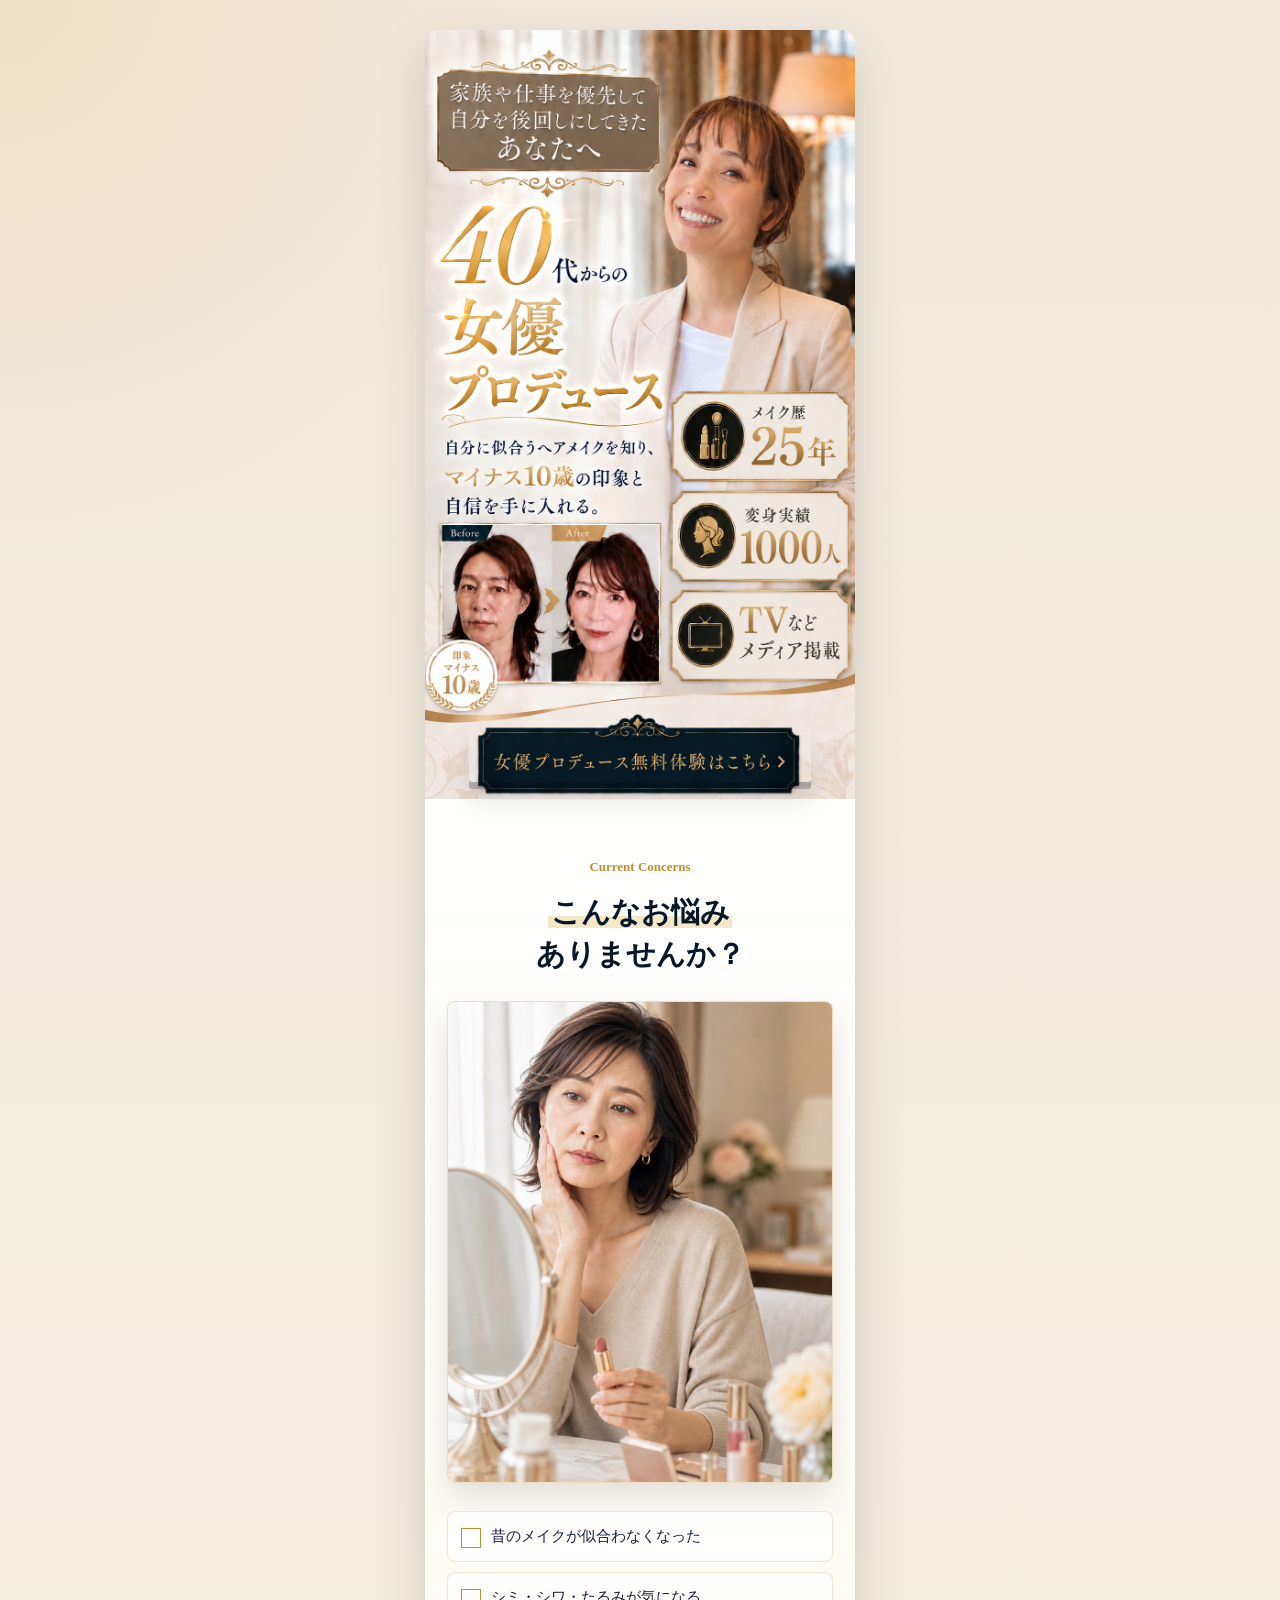
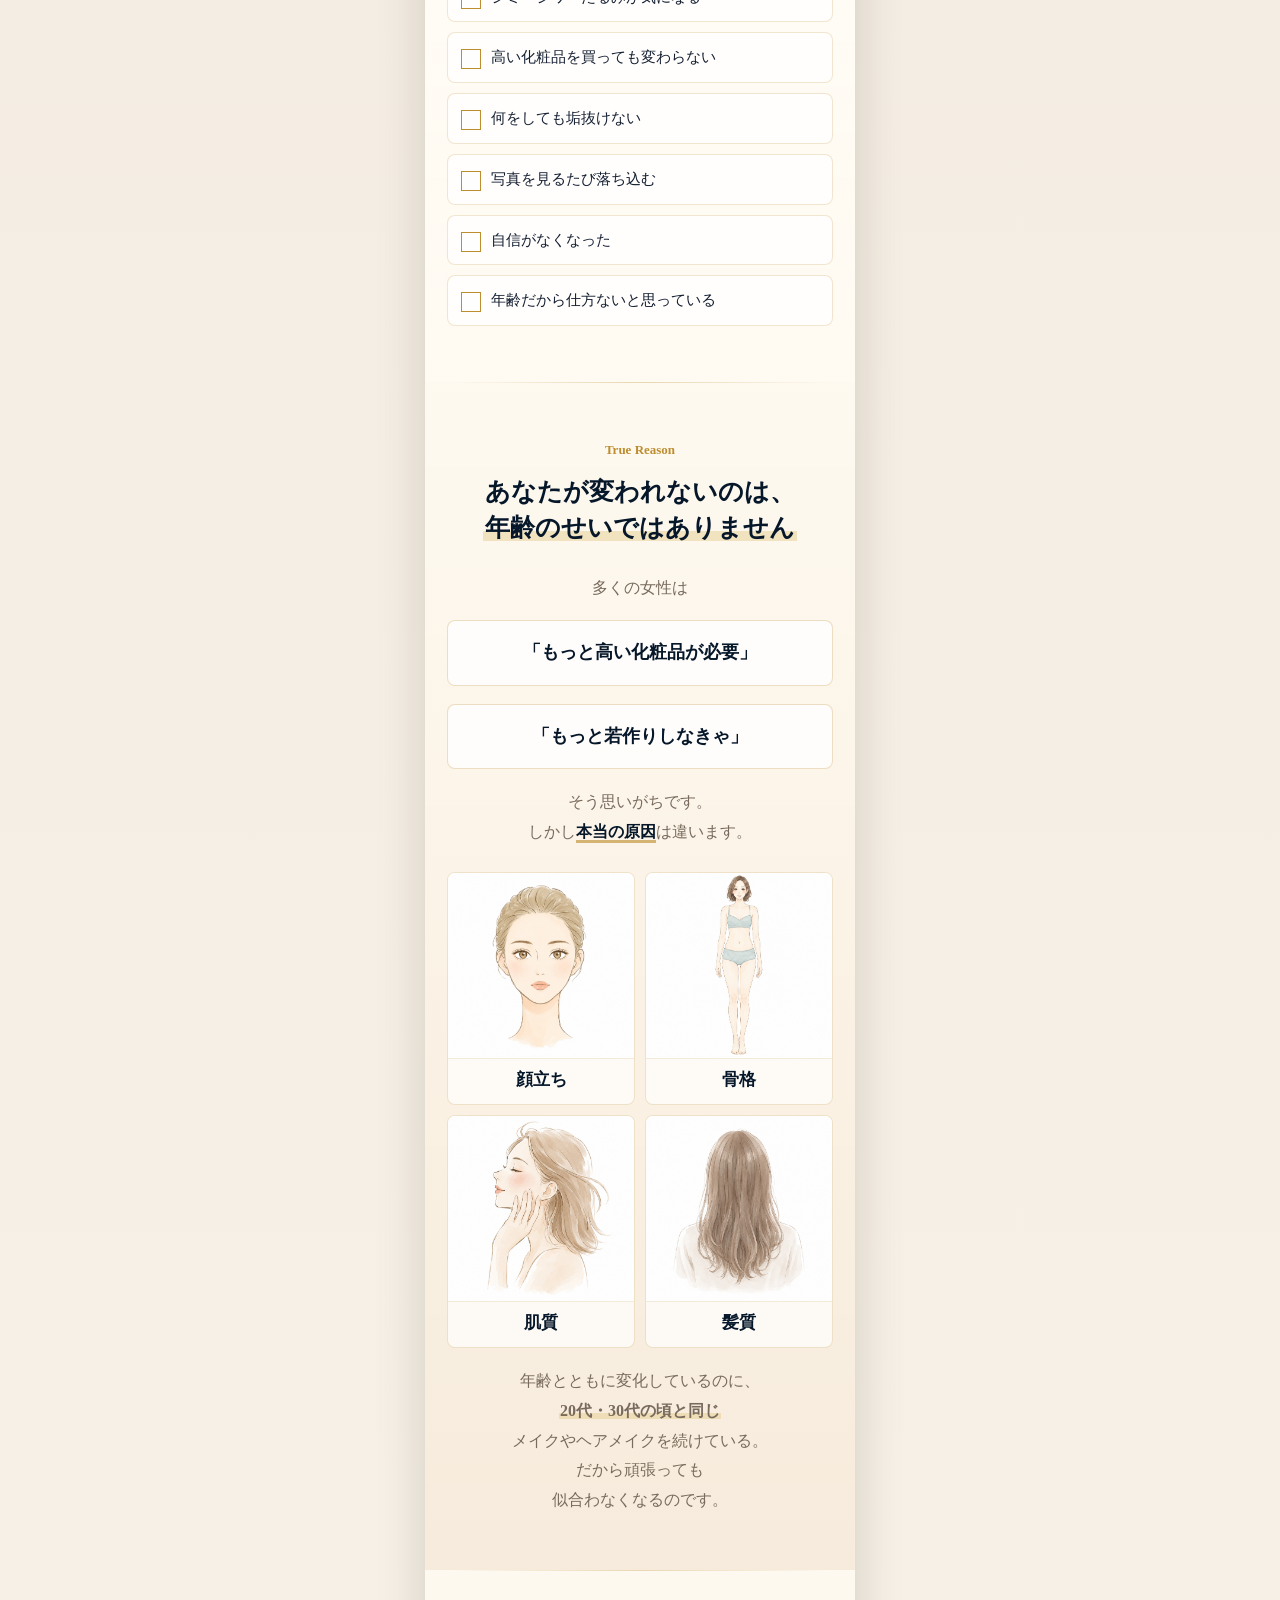
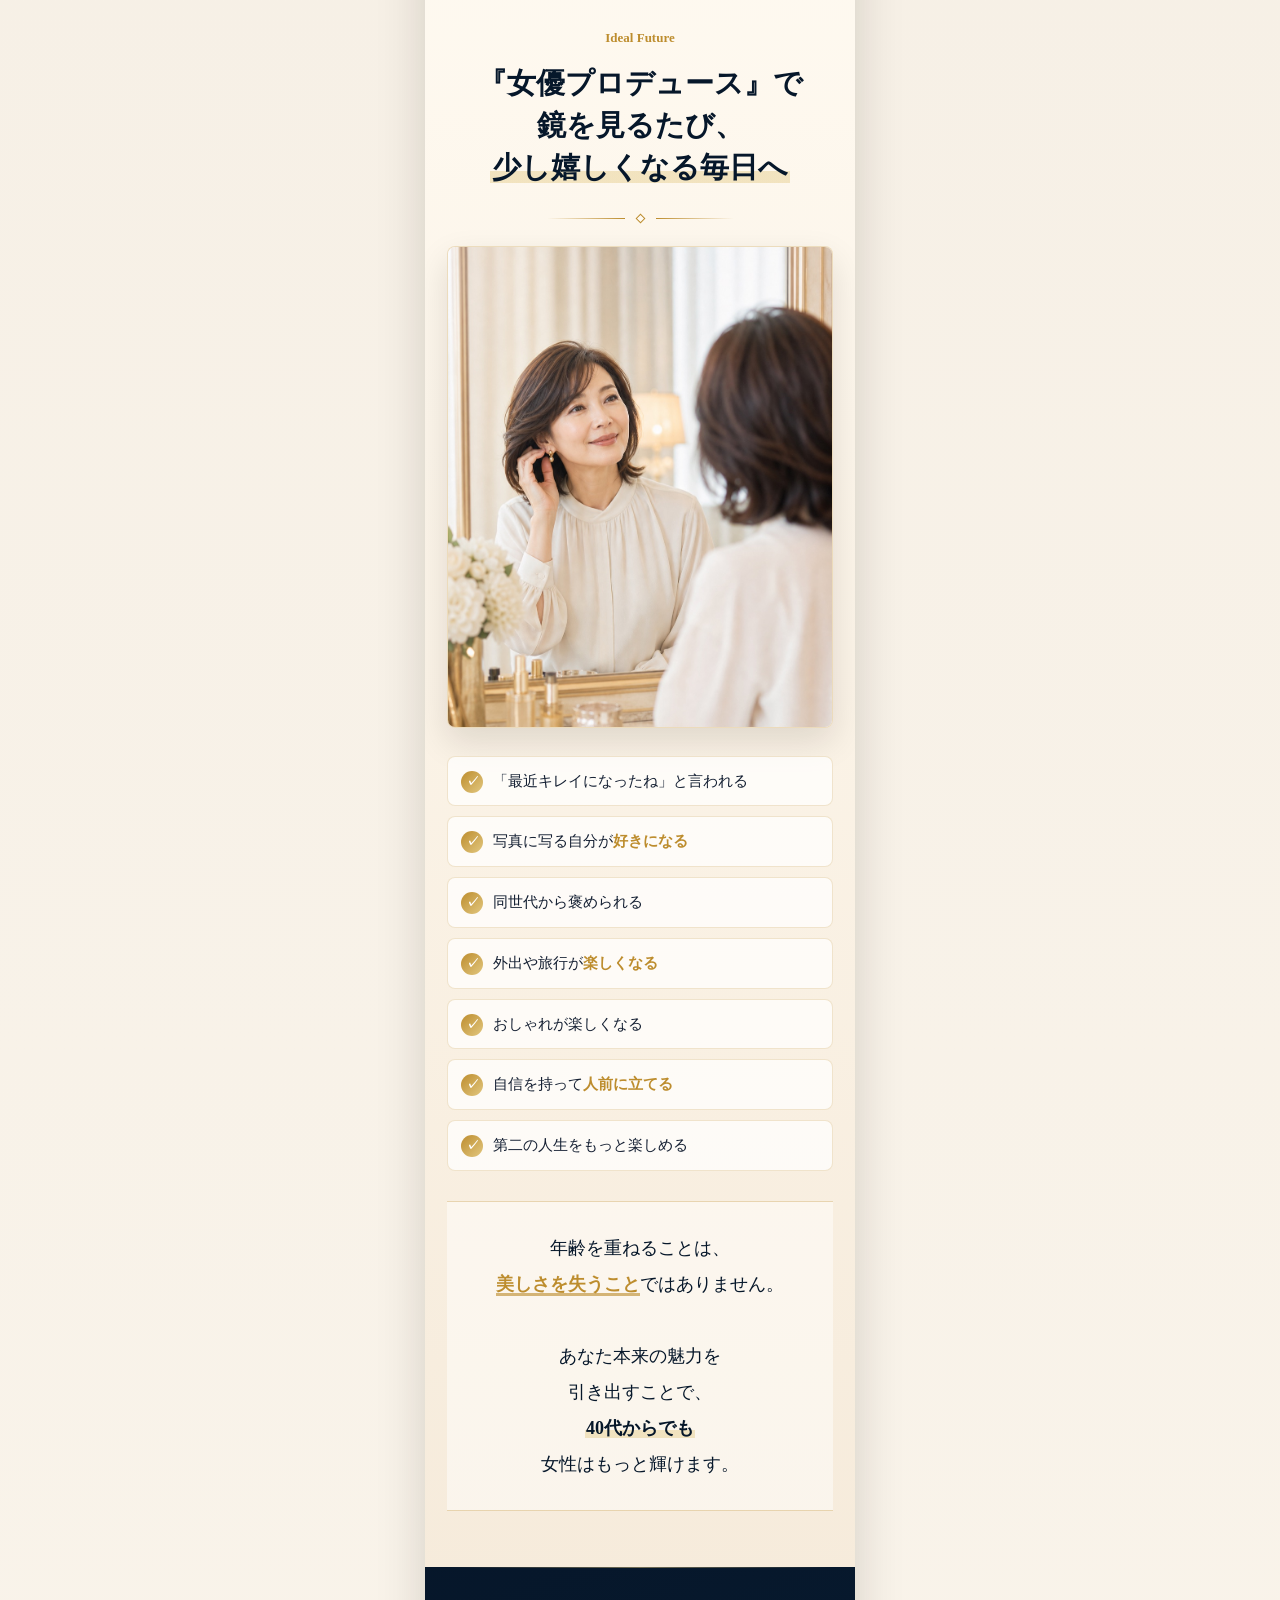
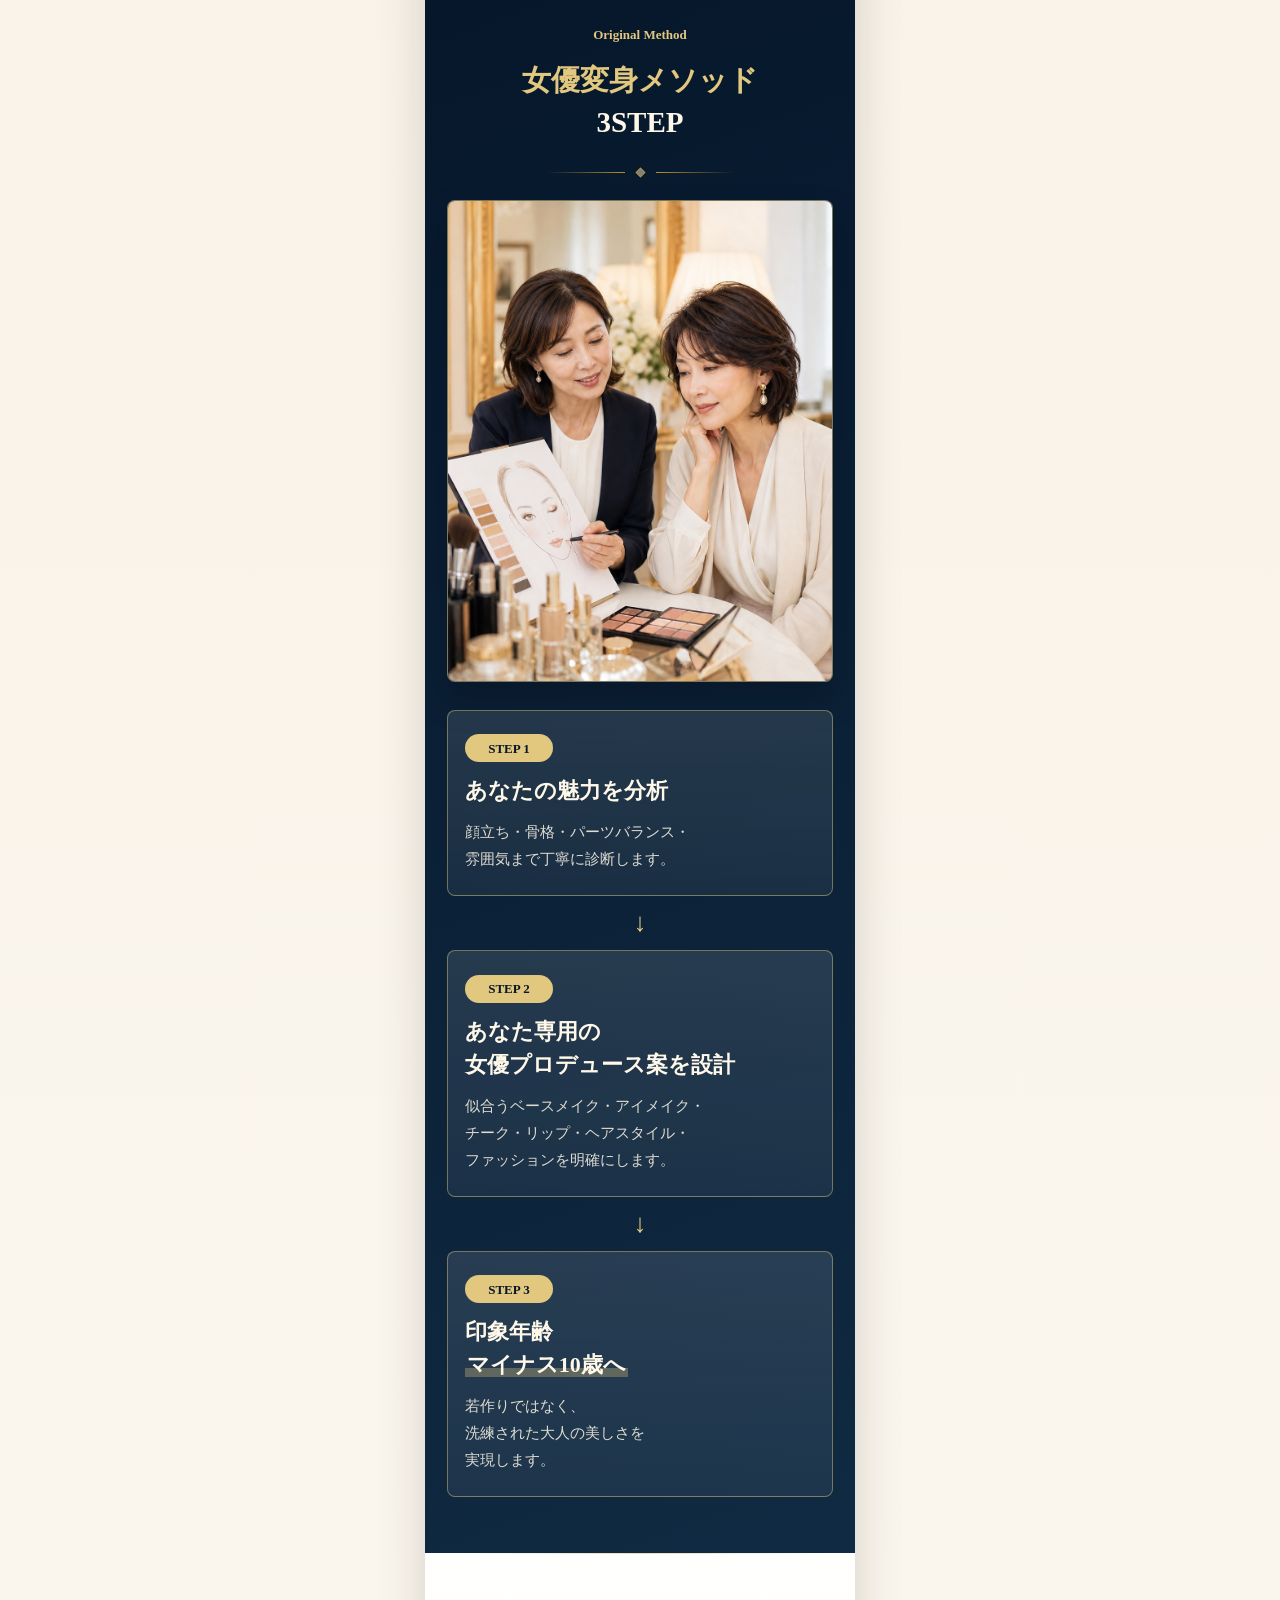
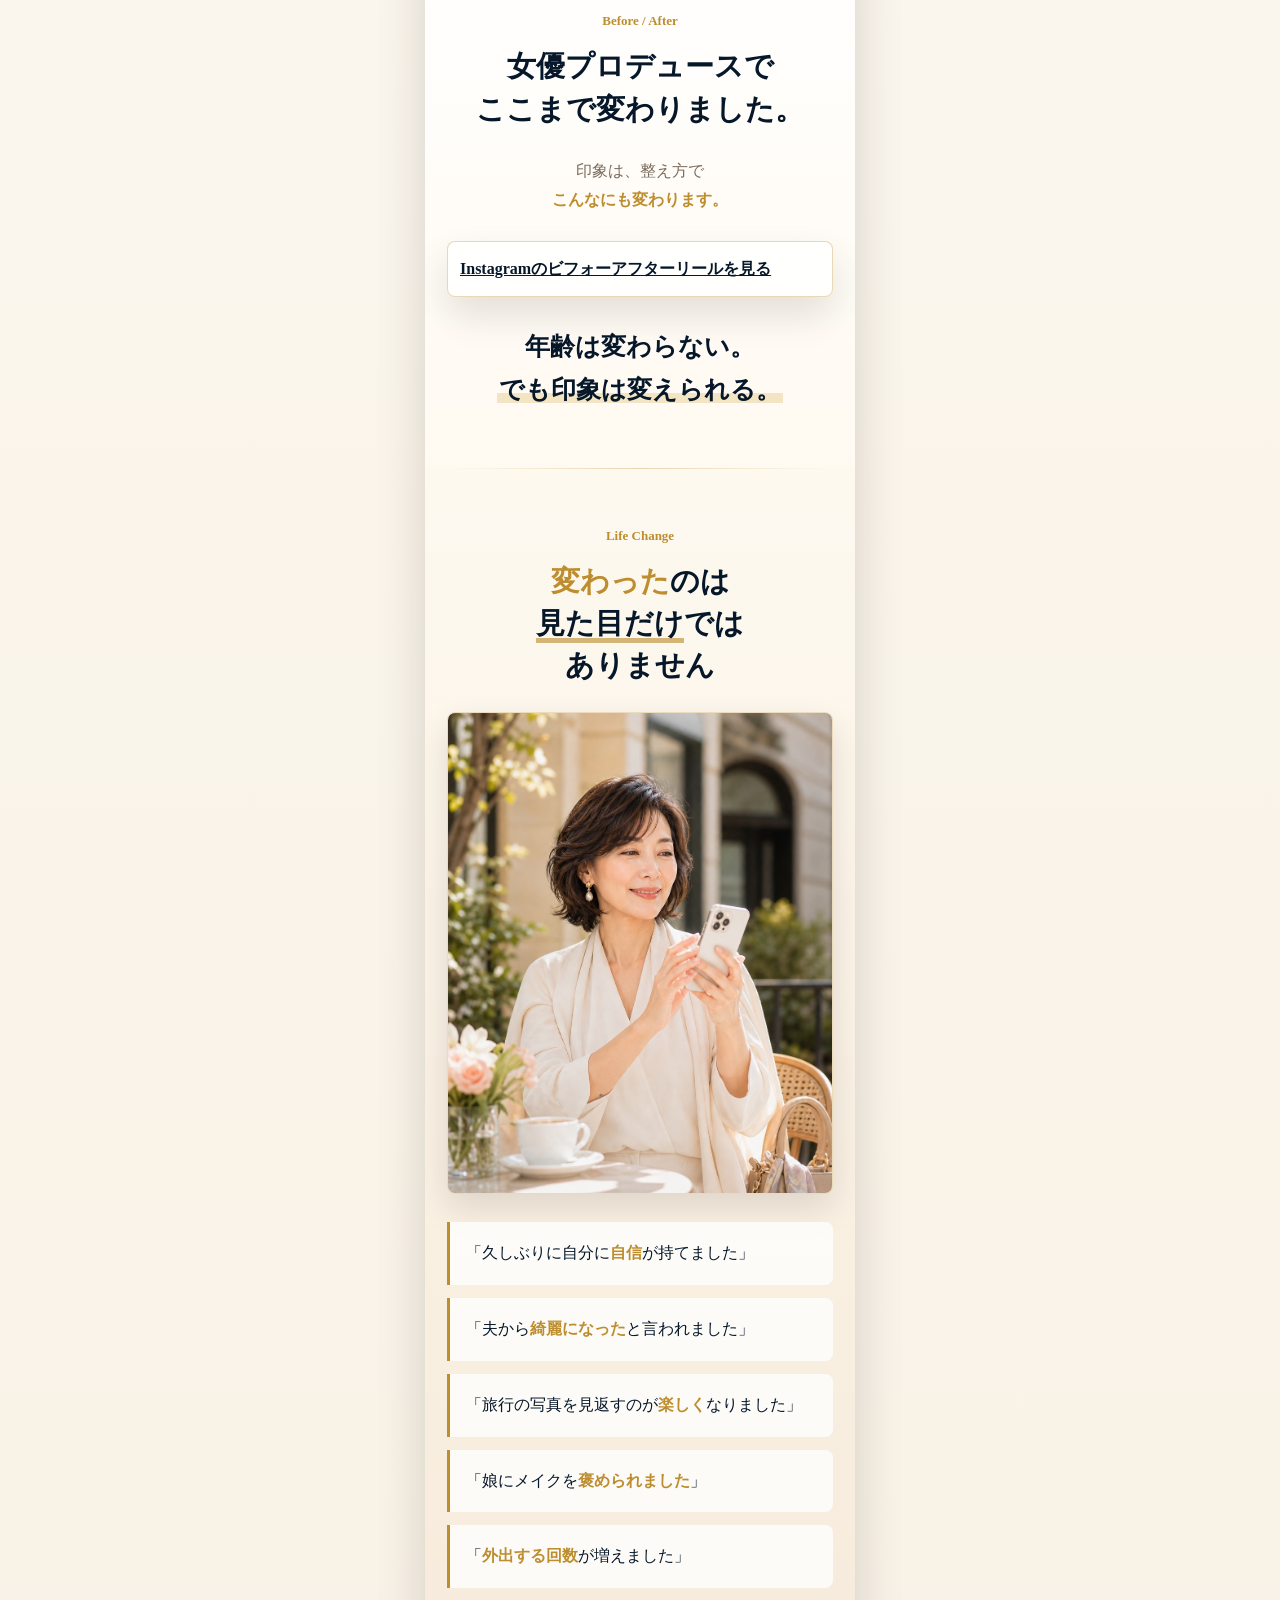
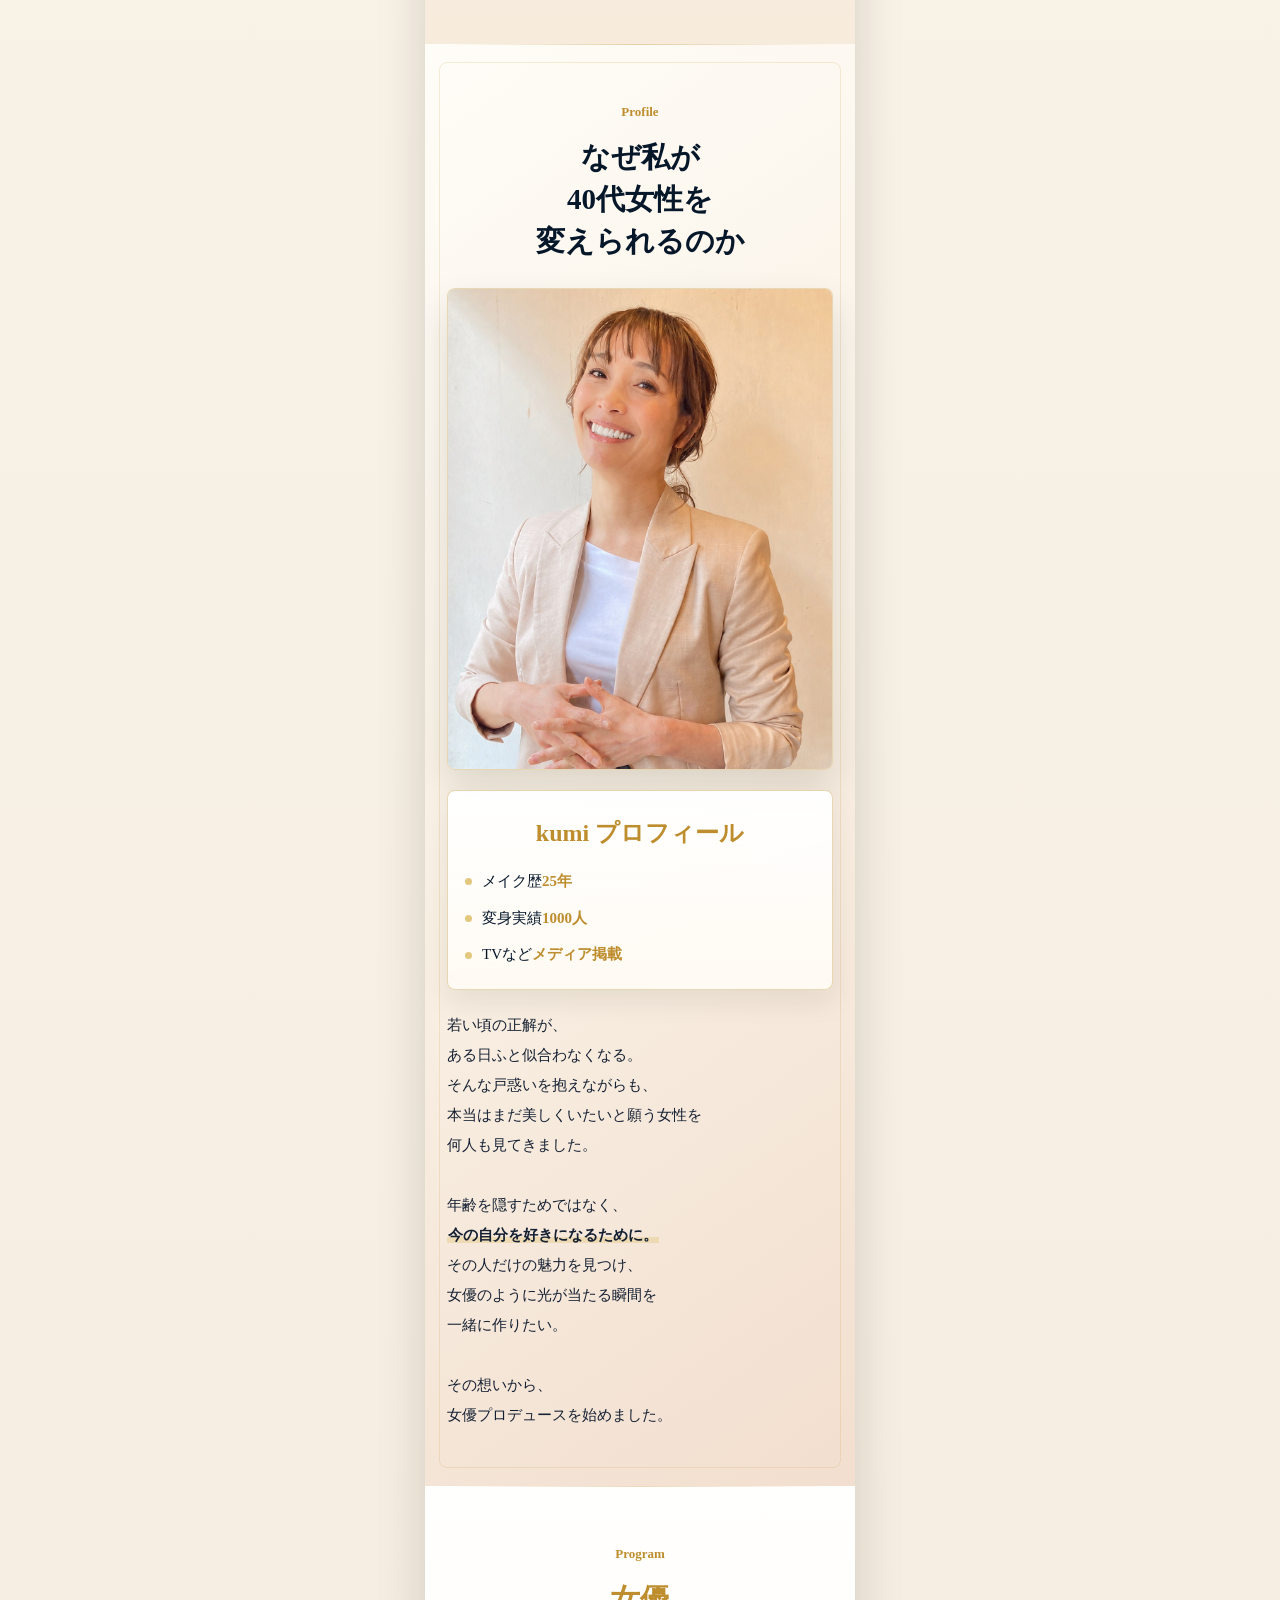
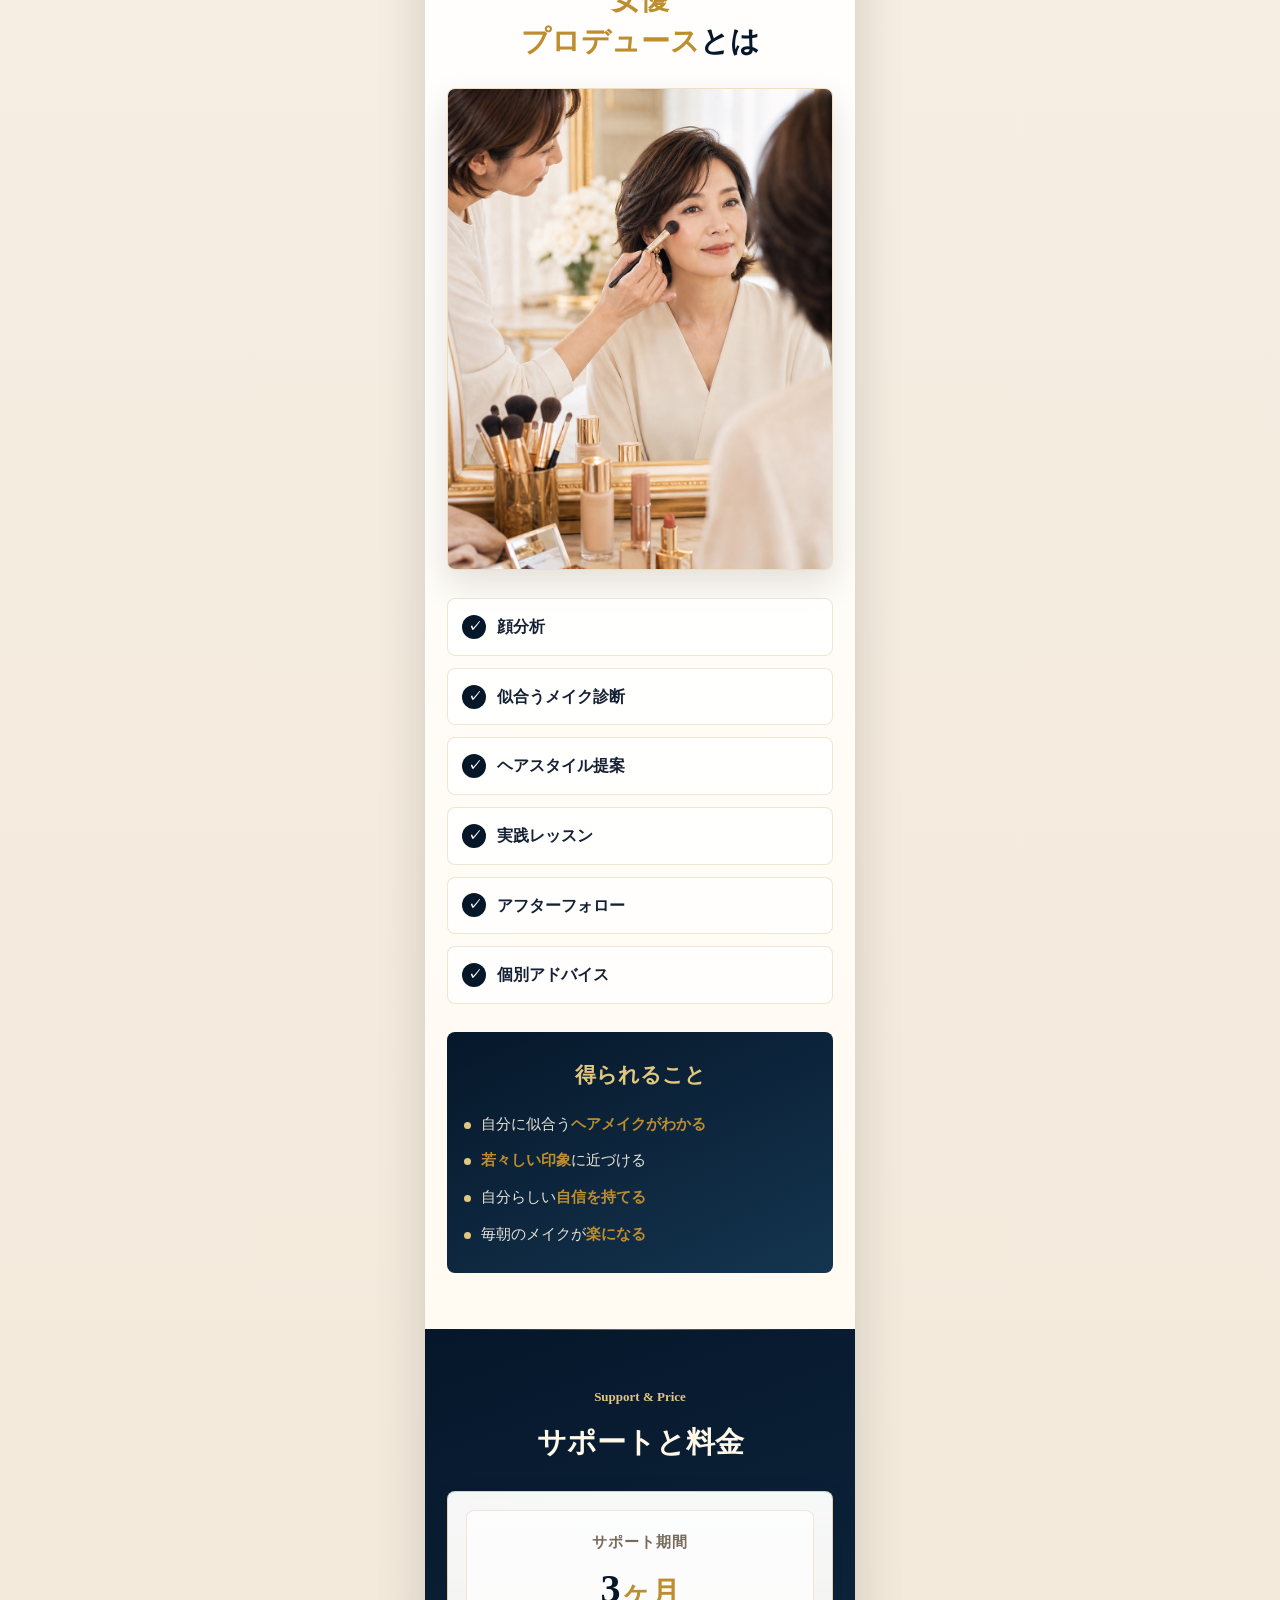
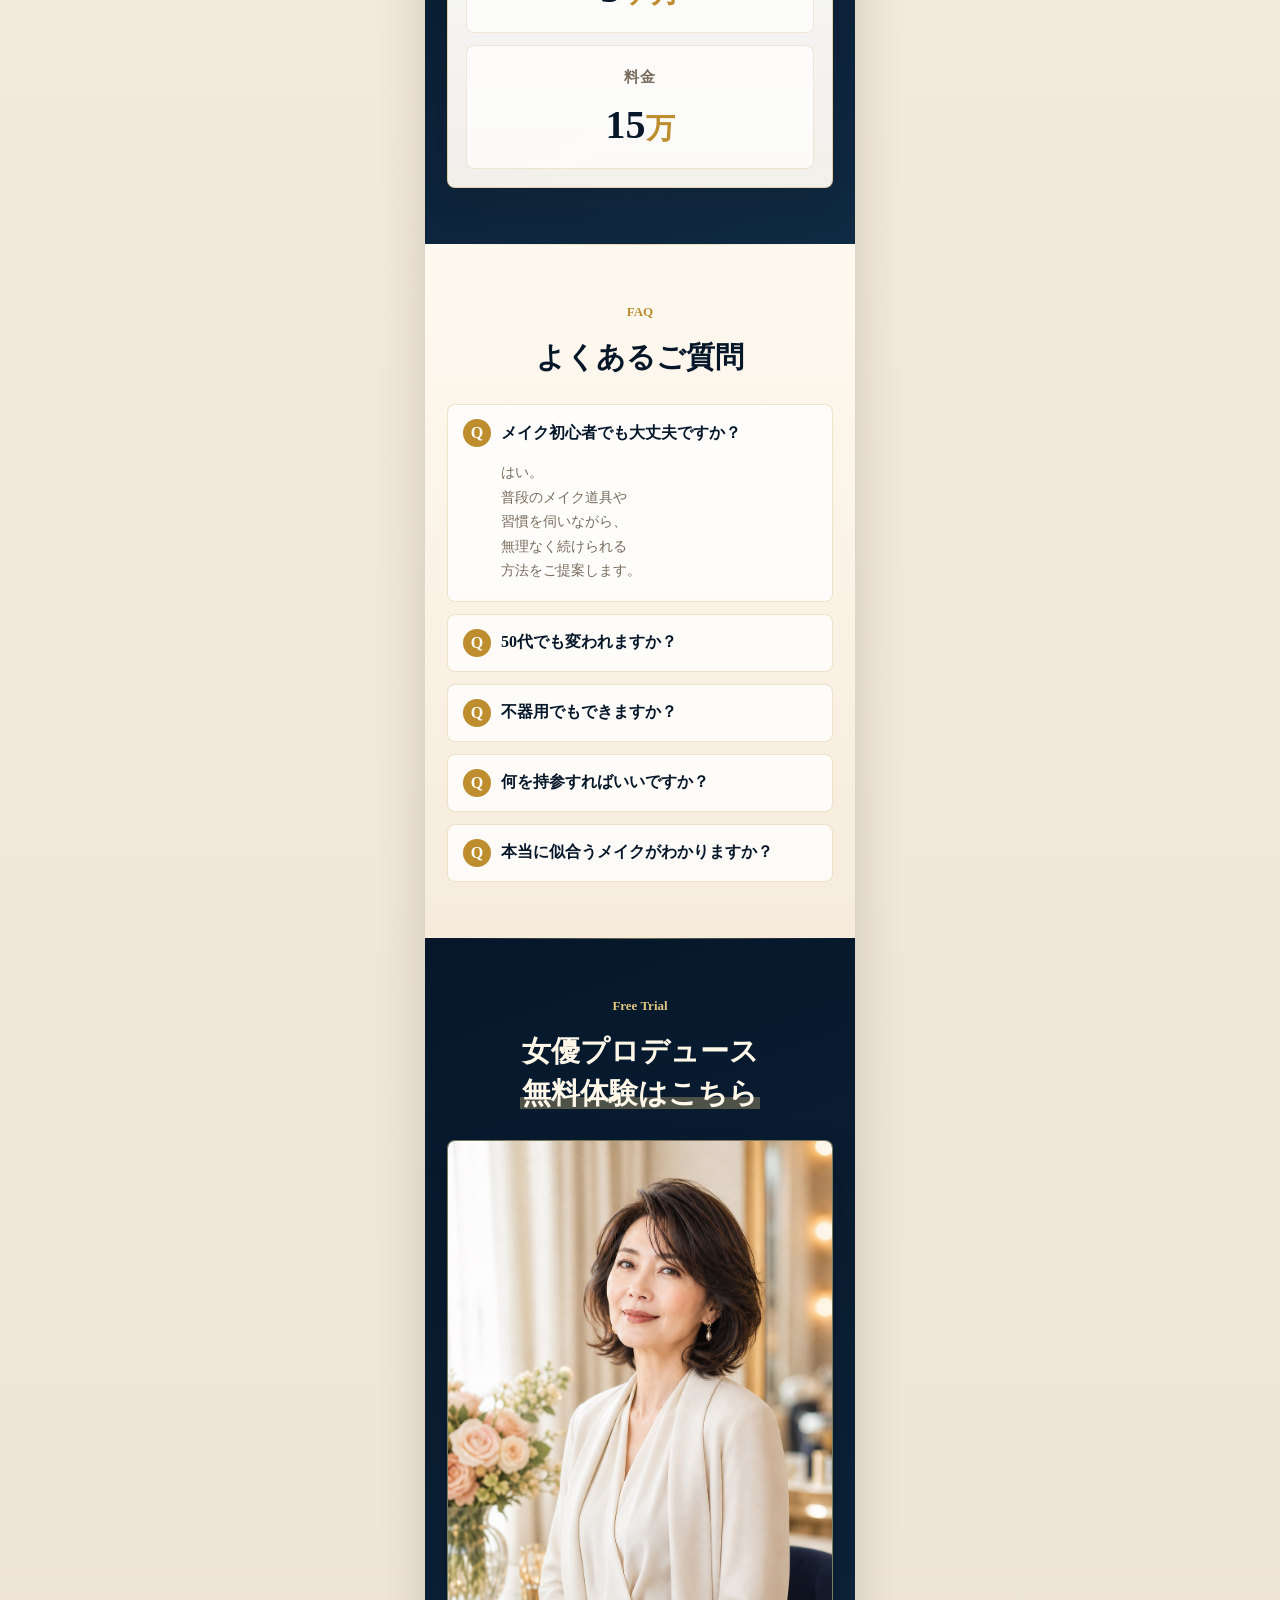
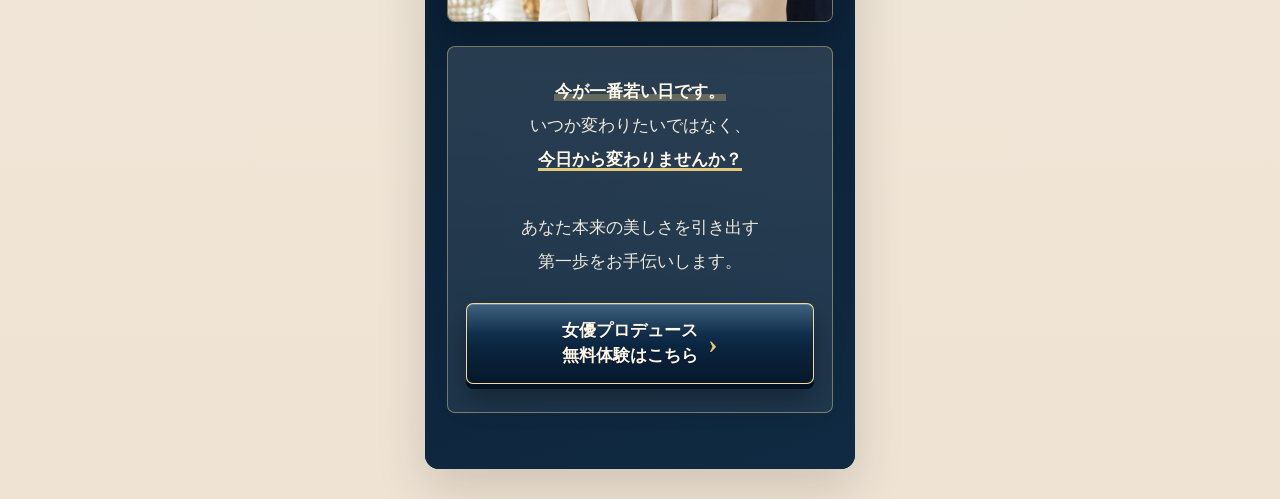
<file: index.html>
<!doctype html>
<html lang="ja">
<head>
  <meta charset="utf-8">
  <meta name="viewport" content="width=device-width, initial-scale=1">
  <title>40代からの女優プロデュース</title>
  <meta name="description" content="年齢を重ねたからこそ、もっと美しく輝ける。40代からの女優プロデュース無料体験LPです。">
  <meta property="og:title" content="40代からの女優プロデュース">
  <meta property="og:description" content="自分に似合うヘアメイクを知り、マイナス10歳の印象と自信を手に入れる無料体験。">
  <meta property="og:image" content="assets/fv.jpg">
  <style>
    :root {
      --ivory: #fffaf1;
      --pearl: #f8efe2;
      --paper: #fffdf8;
      --navy: #06172a;
      --navy-soft: #102b43;
      --gold: #bd8d2e;
      --gold-light: #e2c77f;
      --rose: #c78c78;
      --ink: #152033;
      --muted: #786b5d;
      --line: rgba(189, 141, 46, 0.32);
      --shadow: 0 18px 50px rgba(27, 20, 11, 0.16);
    }
    * {
      box-sizing: border-box;
    }

    html {
      scroll-behavior: smooth;
    }

    body {
      margin: 0;
      color: var(--ink);
      background:
        radial-gradient(circle at top left, rgba(226, 199, 127, 0.28), transparent 34rem),
        linear-gradient(180deg, #f2eadf 0%, #fbf6ed 48%, #efe4d4 100%);
      font-family: "Hiragino Mincho ProN", "Yu Mincho", YuMincho, "Noto Serif JP", serif;
      letter-spacing: 0;
      line-height: 1.85;
      word-break: keep-all;
      overflow-wrap: normal;
      -webkit-font-smoothing: antialiased;
      text-rendering: optimizeLegibility;
    }

    img {
      display: block;
      max-width: 100%;
    }

    a {
      color: inherit;
    }

    button,
    input,
    select {
      font: inherit;
    }

    .site {
      width: 100%;
      max-width: 430px;
      margin: 0 auto;
      background: var(--paper);
      box-shadow: var(--shadow);
      overflow: hidden;
      position: relative;
    }

    .hero {
      margin: 0;
      background: #f7efe4;
      position: relative;
    }

    .hero img {
      width: 100%;
      height: auto;
    }

    .hero-cta-hotspot {
      position: absolute;
      z-index: 5;
      display: block;
      left: 9%;
      right: 9%;
      bottom: 1.2%;
      height: 9.5%;
      border: 0;
      border-radius: 4px;
      background: transparent;
      cursor: pointer;
      pointer-events: auto;
      touch-action: manipulation;
      -webkit-tap-highlight-color: transparent;
      transform: translateY(0);
      transition: transform 0.16s ease, filter 0.16s ease;
    }

    .hero-cta-hotspot::before {
      content: "";
      position: absolute;
      inset: 8% 1.5% 10%;
      border-radius: 3px;
      box-shadow:
        0 7px 0 rgba(2, 16, 32, 0.44),
        0 18px 26px rgba(0, 0, 0, 0.22);
      opacity: 0.55;
      transition: box-shadow 0.16s ease, opacity 0.16s ease, transform 0.16s ease;
    }

    .hero-cta-hotspot::after {
      content: "";
      position: absolute;
      inset: 12% 3% 15%;
      border-radius: 3px;
      background: linear-gradient(180deg, rgba(255, 255, 255, 0.13), transparent 42%);
      opacity: 0;
      pointer-events: none;
      transition: opacity 0.16s ease;
    }

    .hero-cta-hotspot:hover,
    .hero-cta-hotspot:focus-visible {
      transform: translateY(-2px);
      filter: brightness(1.04);
      outline: none;
    }

    .hero-cta-hotspot:hover::before,
    .hero-cta-hotspot:focus-visible::before {
      box-shadow:
        0 9px 0 rgba(2, 16, 32, 0.48),
        0 22px 30px rgba(0, 0, 0, 0.28);
      opacity: 0.68;
    }

    .hero-cta-hotspot:hover::after,
    .hero-cta-hotspot:focus-visible::after {
      opacity: 0.38;
    }

    .hero-cta-hotspot:active {
      transform: translateY(4px);
      filter: brightness(0.98);
    }

    .hero-cta-hotspot:active::before {
      box-shadow:
        0 1px 0 rgba(2, 16, 32, 0.48),
        0 8px 16px rgba(0, 0, 0, 0.18);
      opacity: 0.46;
    }

    .section {
      position: relative;
      padding: 56px 22px;
      isolation: isolate;
    }

    .section::before {
      content: "";
      position: absolute;
      inset: 0 22px auto;
      height: 1px;
      background: linear-gradient(90deg, transparent, var(--line), transparent);
    }

    .section:first-of-type::before {
      display: none;
    }

    .section--pearl {
      background:
        linear-gradient(180deg, rgba(255, 250, 241, 0.92), rgba(246, 235, 219, 0.95)),
        var(--pearl);
    }

    .section--white {
      background:
        linear-gradient(180deg, rgba(255, 255, 255, 0.84), rgba(255, 250, 241, 0.94)),
        var(--paper);
    }

    .section--navy {
      color: #fff8e9;
      background:
        linear-gradient(160deg, rgba(6, 23, 42, 0.98), rgba(16, 43, 67, 0.98)),
        var(--navy);
    }

    .section--navy::before {
      background: linear-gradient(90deg, transparent, rgba(226, 199, 127, 0.48), transparent);
    }

    .section--profile {
      color: var(--navy);
      background:
        linear-gradient(145deg, rgba(255, 253, 248, 0.97), rgba(248, 239, 226, 0.94) 52%, rgba(241, 220, 204, 0.92)),
        var(--ivory);
    }

    .section--profile::before {
      background: linear-gradient(90deg, transparent, rgba(189, 141, 46, 0.4), transparent);
    }

    .section--profile::after {
      content: "";
      position: absolute;
      inset: 18px 14px 18px;
      z-index: 0;
      border: 1px solid rgba(189, 141, 46, 0.16);
      border-radius: 8px;
      pointer-events: none;
    }

    .section--profile > * {
      position: relative;
      z-index: 1;
    }

    .section--profile .eyebrow {
      color: var(--gold);
    }

    .section--profile .title {
      color: var(--navy);
    }

    .eyebrow {
      margin: 0 0 12px;
      color: var(--gold);
      font-size: 13px;
      font-weight: 700;
      text-align: center;
    }

    .section--navy .eyebrow {
      color: var(--gold-light);
    }

    .title {
      margin: 0 auto 26px;
      color: var(--navy);
      font-size: 29px;
      font-weight: 700;
      line-height: 1.45;
      text-align: center;
    }

    .section--navy .title {
      color: #fff8e9;
    }

    .title-small {
      font-size: 25px;
    }

    .phrase,
    .line {
      display: inline-block;
    }

    .line {
      display: block;
    }

    .accent {
      color: var(--gold);
      font-weight: 700;
    }

    .section--navy .accent {
      color: var(--gold-light);
    }

    .marker {
      padding: 0 0.08em;
      background: linear-gradient(transparent 62%, rgba(226, 199, 127, 0.42) 0);
      font-weight: 700;
    }

    .section--navy .marker {
      color: #fff8e9;
      background: linear-gradient(transparent 62%, rgba(226, 199, 127, 0.32) 0);
    }

    .underline {
      color: var(--navy);
      font-weight: 700;
      text-decoration: underline;
      text-decoration-color: rgba(189, 141, 46, 0.62);
      text-decoration-thickness: 0.16em;
      text-underline-offset: 0.18em;
      text-decoration-skip-ink: none;
    }

    .section--navy .underline {
      color: #fff8e9;
      text-decoration-color: var(--gold-light);
    }

    .ornament {
      display: flex;
      align-items: center;
      justify-content: center;
      gap: 12px;
      margin: 0 auto 24px;
      color: var(--gold);
    }

    .ornament::before,
    .ornament::after {
      content: "";
      width: 78px;
      height: 1px;
      background: linear-gradient(90deg, transparent, currentColor);
    }

    .ornament::after {
      background: linear-gradient(90deg, currentColor, transparent);
    }

    .ornament span {
      width: 7px;
      height: 7px;
      border: 1px solid currentColor;
      transform: rotate(45deg);
      background: rgba(255, 255, 255, 0.45);
    }

    .lead {
      margin: 0 auto;
      color: var(--muted);
      font-size: 16px;
      text-align: center;
    }

    .section--navy .lead {
      color: rgba(255, 248, 233, 0.82);
    }

    .section-visual {
      margin: 0 0 28px;
      border: 1px solid rgba(189, 141, 46, 0.28);
      border-radius: 8px;
      background: rgba(255, 255, 255, 0.48);
      box-shadow: 0 14px 34px rgba(27, 20, 11, 0.12);
      overflow: hidden;
    }

    .section--navy .section-visual {
      border-color: rgba(226, 199, 127, 0.5);
      background: rgba(255, 255, 255, 0.06);
      box-shadow: 0 18px 34px rgba(0, 0, 0, 0.22);
    }

    .section-visual img {
      width: 100%;
      aspect-ratio: 4 / 5;
      object-fit: cover;
    }

    .section-visual--future img {
      object-position: center 42%;
    }

    .section-visual--concerns img {
      object-position: center 46%;
    }

    .section-visual--method img,
    .section-visual--lesson img {
      object-position: center 48%;
    }

    .section-visual--life img {
      object-position: center 45%;
    }

    .section-visual--final {
      margin-bottom: 24px;
    }

    .section-visual--final img {
      object-position: center 43%;
    }

    .future-list,
    .worry-list,
    .check-list {
      display: grid;
      gap: 10px;
      margin: 0;
      padding: 0;
      list-style: none;
    }

    .future-list {
      margin-bottom: 30px;
    }

    .future-list li,
    .worry-list li,
    .check-list li {
      display: flex;
      align-items: flex-start;
      gap: 10px;
      min-height: 44px;
      padding: 12px 13px;
      border: 1px solid rgba(189, 141, 46, 0.22);
      border-radius: 8px;
      background: rgba(255, 255, 255, 0.72);
      color: var(--ink);
      font-size: 15px;
      line-height: 1.65;
    }

    .future-list li::before,
    .check-list li::before {
      content: "✓";
      flex: 0 0 22px;
      width: 22px;
      height: 22px;
      margin-top: 2px;
      border-radius: 50%;
      color: #fff;
      background: linear-gradient(135deg, var(--gold), var(--gold-light));
      font-size: 13px;
      font-weight: 700;
      line-height: 22px;
      text-align: center;
    }

    .worry-list li::before {
      content: "";
      flex: 0 0 18px;
      width: 18px;
      height: 18px;
      margin-top: 4px;
      border: 1.5px solid var(--gold);
      background: rgba(255, 255, 255, 0.72);
    }

    .message {
      margin: 30px 0 0;
      padding: 28px 18px;
      border-top: 1px solid var(--line);
      border-bottom: 1px solid var(--line);
      color: var(--navy);
      font-size: 18px;
      line-height: 2;
      text-align: center;
      background: rgba(255, 255, 255, 0.45);
    }

    .message strong {
      color: var(--gold);
      font-weight: 700;
    }

    .cause-copy {
      display: grid;
      gap: 18px;
      margin: 0;
      color: var(--ink);
      font-size: 16px;
      text-align: center;
    }

    .quote-line {
      margin: 0;
      padding: 16px 14px;
      border: 1px solid rgba(189, 141, 46, 0.28);
      border-radius: 8px;
      background: rgba(255, 255, 255, 0.78);
      color: var(--navy);
      font-size: 18px;
      font-weight: 700;
      line-height: 1.75;
    }

    .mini-list {
      display: grid;
      grid-template-columns: repeat(2, minmax(0, 1fr));
      gap: 10px;
      margin: 8px 0 0;
      padding: 0;
      list-style: none;
    }

    .mini-list li {
      display: grid;
      min-height: 0;
      padding: 0;
      border: 1px solid rgba(189, 141, 46, 0.24);
      border-radius: 8px;
      background: rgba(255, 255, 255, 0.7);
      color: var(--navy);
      font-weight: 700;
      text-align: center;
      overflow: hidden;
    }

    .mini-list img {
      width: 100%;
      aspect-ratio: 1 / 1;
      object-fit: cover;
      background: #fff;
      border-bottom: 1px solid rgba(189, 141, 46, 0.18);
    }

    .mini-list span {
      display: block;
      padding: 10px 8px 12px;
      font-size: 17px;
      line-height: 1.35;
    }

    .step-stack {
      display: grid;
      gap: 14px;
    }

    .step-card {
      position: relative;
      padding: 22px 17px;
      border: 1px solid rgba(226, 199, 127, 0.45);
      border-radius: 8px;
      background:
        linear-gradient(180deg, rgba(255, 255, 255, 0.08), rgba(255, 255, 255, 0.02)),
        rgba(255, 255, 255, 0.04);
    }

    .step-number {
      display: inline-flex;
      align-items: center;
      justify-content: center;
      min-width: 88px;
      height: 28px;
      margin-bottom: 12px;
      border: 1px solid rgba(226, 199, 127, 0.7);
      border-radius: 999px;
      color: var(--navy);
      background: var(--gold-light);
      font-size: 13px;
      font-weight: 700;
      line-height: 1;
    }

    .step-card h3 {
      margin: 0 0 12px;
      color: #fff8e9;
      font-size: 22px;
      line-height: 1.5;
    }

    .step-card p {
      margin: 0;
      color: rgba(255, 248, 233, 0.86);
      font-size: 15px;
      line-height: 1.8;
    }

    .step-arrow {
      color: var(--gold-light);
      font-size: 26px;
      line-height: 1;
      text-align: center;
    }

    .case-grid {
      display: grid;
      gap: 14px;
      margin-top: 26px;
    }

    .instagram-reel {
      width: min(100%, 520px);
      margin: 26px auto 0;
      padding: clamp(8px, 1.8vw, 12px);
      border: 1px solid rgba(189, 141, 46, 0.34);
      border-radius: 8px;
      background: rgba(255, 255, 255, 0.76);
      box-shadow: 0 18px 38px rgba(27, 20, 11, 0.12);
    }

    .instagram-reel .instagram-media {
      min-width: 0 !important;
      width: 100% !important;
      max-width: 100% !important;
      margin: 0 auto !important;
    }

    .instagram-reel a {
      color: var(--navy);
      font-weight: 700;
      line-height: 1.8;
    }

    .case-card {
      border: 1px solid rgba(189, 141, 46, 0.32);
      border-radius: 8px;
      background: rgba(255, 255, 255, 0.76);
      overflow: hidden;
    }

    .case-head {
      display: flex;
      align-items: center;
      justify-content: space-between;
      min-height: 38px;
      padding: 8px 12px;
      color: #fff8e9;
      background: linear-gradient(90deg, var(--navy), var(--navy-soft));
      font-size: 13px;
      font-weight: 700;
    }

    .ba-row {
      display: grid;
      grid-template-columns: minmax(0, 1fr) 32px minmax(0, 1fr);
      gap: 0;
      align-items: stretch;
      min-height: 132px;
    }

    .photo-slot {
      position: relative;
      display: grid;
      place-items: center;
      padding: 16px 8px 12px;
      overflow: hidden;
      color: rgba(21, 32, 51, 0.62);
      background:
        linear-gradient(145deg, rgba(255, 255, 255, 0.78), rgba(242, 229, 210, 0.82)),
        var(--pearl);
    }

    .photo-slot::before {
      content: "";
      width: 62px;
      height: 62px;
      border-radius: 50%;
      border: 1px solid rgba(189, 141, 46, 0.24);
      background:
        radial-gradient(circle at 50% 28%, rgba(189, 141, 46, 0.22) 0 18%, transparent 19%),
        radial-gradient(circle at 50% 92%, rgba(189, 141, 46, 0.18) 0 45%, transparent 46%);
    }

    .photo-slot.after {
      background:
        linear-gradient(145deg, rgba(255, 251, 239, 0.92), rgba(226, 199, 127, 0.28)),
        var(--ivory);
    }

    .photo-label {
      position: absolute;
      inset: 8px auto auto 8px;
      padding: 3px 8px;
      color: #fff;
      background: var(--navy);
      font-size: 12px;
      line-height: 1.2;
    }

    .photo-slot.after .photo-label {
      background: var(--gold);
    }

    .ba-arrow {
      display: grid;
      place-items: center;
      color: var(--gold);
      background: rgba(189, 141, 46, 0.08);
      font-size: 22px;
      font-weight: 700;
    }

    .proof-copy {
      margin: 28px 0 0;
      color: var(--navy);
      font-size: 25px;
      font-weight: 700;
      line-height: 1.75;
      text-align: center;
    }

    .voice-list {
      display: grid;
      gap: 13px;
      margin: 0;
      padding: 0;
      list-style: none;
    }

    .voice-list li {
      padding: 17px 16px;
      border-left: 3px solid var(--gold);
      border-radius: 0 8px 8px 0;
      background: rgba(255, 255, 255, 0.78);
      color: var(--navy);
      font-size: 16px;
      line-height: 1.8;
    }

    .voice-list strong,
    .program-item strong,
    .benefit-box strong {
      color: var(--gold);
      font-weight: 700;
    }

    .profile {
      display: grid;
      gap: 20px;
    }

    .profile-photo {
      margin: 0;
      border: 1px solid rgba(189, 141, 46, 0.34);
      border-radius: 8px;
      background: rgba(255, 255, 255, 0.7);
      box-shadow: 0 18px 38px rgba(27, 20, 11, 0.13);
      overflow: hidden;
    }

    .profile-photo img {
      width: 100%;
      aspect-ratio: 4 / 5;
      object-fit: cover;
      object-position: center 28%;
    }

    .profile-box {
      padding: 20px 17px;
      border: 1px solid rgba(189, 141, 46, 0.34);
      border-radius: 8px;
      background:
        linear-gradient(180deg, rgba(255, 255, 255, 0.84), rgba(255, 250, 241, 0.72)),
        rgba(255, 255, 255, 0.76);
      box-shadow: 0 12px 28px rgba(27, 20, 11, 0.08);
    }

    .profile-name {
      margin: 0 0 12px;
      color: var(--gold);
      font-size: 24px;
      font-weight: 700;
      text-align: center;
    }

    .profile-list {
      display: grid;
      gap: 9px;
      margin: 0;
      padding: 0;
      list-style: none;
    }

    .profile-list li {
      display: flex;
      gap: 10px;
      align-items: center;
      color: var(--navy);
      font-size: 15px;
    }

    .profile-list li::before {
      content: "";
      flex: 0 0 7px;
      width: 7px;
      height: 7px;
      border-radius: 50%;
      background: var(--gold-light);
    }

    .story {
      margin: 0;
      color: var(--ink);
      font-size: 15px;
      line-height: 2;
      text-align: left;
    }

    .program-grid {
      display: grid;
      gap: 12px;
      margin-bottom: 28px;
    }

    .program-item {
      display: flex;
      align-items: center;
      gap: 11px;
      min-height: 54px;
      padding: 13px 14px;
      border: 1px solid rgba(189, 141, 46, 0.22);
      border-radius: 8px;
      background: rgba(255, 255, 255, 0.78);
      font-weight: 700;
    }

    .program-item::before {
      content: "✓";
      flex: 0 0 24px;
      width: 24px;
      height: 24px;
      border-radius: 50%;
      color: #fff;
      background: var(--navy);
      font-size: 13px;
      line-height: 24px;
      text-align: center;
    }

    .benefit-box {
      padding: 24px 17px;
      border-radius: 8px;
      color: #fff8e9;
      background:
        linear-gradient(155deg, rgba(6, 23, 42, 0.96), rgba(21, 54, 81, 0.96)),
        var(--navy);
    }

    .benefit-box h3 {
      margin: 0 0 16px;
      color: var(--gold-light);
      font-size: 21px;
      text-align: center;
    }

    .benefit-box ul {
      display: grid;
      gap: 9px;
      margin: 0;
      padding: 0;
      list-style: none;
    }

    .benefit-box li {
      display: flex;
      gap: 10px;
      align-items: flex-start;
      color: rgba(255, 248, 233, 0.9);
      font-size: 15px;
    }

    .benefit-box li::before {
      content: "";
      flex: 0 0 7px;
      width: 7px;
      height: 7px;
      margin-top: 11px;
      border-radius: 50%;
      background: var(--gold-light);
    }

    .terms-panel {
      display: grid;
      gap: 12px;
      margin-top: 28px;
      padding: 18px;
      border: 1px solid rgba(189, 141, 46, 0.34);
      border-radius: 8px;
      background:
        linear-gradient(180deg, rgba(255, 255, 255, 0.86), rgba(255, 250, 241, 0.76)),
        rgba(255, 255, 255, 0.78);
      box-shadow: 0 16px 34px rgba(27, 20, 11, 0.1);
    }

    .terms-row {
      display: grid;
      gap: 8px;
      padding: 18px 14px;
      border: 1px solid rgba(189, 141, 46, 0.2);
      border-radius: 8px;
      background: rgba(255, 255, 255, 0.68);
      text-align: center;
    }

    .terms-label {
      color: var(--muted);
      font-size: 15px;
      font-weight: 700;
      letter-spacing: 0.06em;
    }

    .terms-value {
      color: var(--navy);
      font-size: clamp(30px, 9vw, 40px);
      font-weight: 700;
      line-height: 1.25;
    }

    .terms-value .unit {
      color: var(--gold);
      font-size: 0.72em;
    }

    .faq-list {
      display: grid;
      gap: 12px;
    }

    details {
      border: 1px solid rgba(189, 141, 46, 0.24);
      border-radius: 8px;
      background: rgba(255, 255, 255, 0.78);
      overflow: hidden;
    }

    summary {
      display: flex;
      align-items: center;
      gap: 10px;
      min-height: 56px;
      padding: 14px 15px;
      color: var(--navy);
      cursor: pointer;
      font-weight: 700;
      list-style: none;
    }

    summary span {
      min-width: 0;
      line-height: 1.55;
      word-break: normal;
      overflow-wrap: break-word;
    }

    summary::-webkit-details-marker {
      display: none;
    }

    summary::before {
      content: "Q";
      flex: 0 0 28px;
      width: 28px;
      height: 28px;
      border-radius: 50%;
      color: #fff;
      background: var(--gold);
      line-height: 28px;
      text-align: center;
    }

    details p {
      margin: 0;
      padding: 0 16px 17px 53px;
      color: var(--muted);
      font-size: 14px;
      line-height: 1.75;
      word-break: normal;
      overflow-wrap: break-word;
    }

    .cta-panel {
      padding: 28px 18px;
      border: 1px solid rgba(226, 199, 127, 0.48);
      border-radius: 8px;
      background:
        linear-gradient(180deg, rgba(255, 255, 255, 0.08), rgba(255, 255, 255, 0.02)),
        rgba(255, 255, 255, 0.05);
      text-align: center;
    }

    .final-copy {
      margin: 0 0 24px;
      color: rgba(255, 248, 233, 0.92);
      font-size: 17px;
      line-height: 2;
    }

    .cta-button {
      position: relative;
      display: inline-flex;
      align-items: center;
      justify-content: center;
      gap: 10px;
      width: 100%;
      min-height: 62px;
      padding: 15px 20px;
      border: 1px solid rgba(255, 228, 157, 0.94);
      border-radius: 7px;
      color: #fff8e9;
      background:
        linear-gradient(180deg, rgba(255, 255, 255, 0.16), transparent 38%),
        linear-gradient(180deg, #1b4366 0%, #0b2540 54%, #06172a 100%);
      box-shadow:
        0 5px 0 #021020,
        0 15px 28px rgba(0, 0, 0, 0.34),
        inset 0 1px 0 rgba(255, 255, 255, 0.22);
      font-size: 18px;
      font-weight: 700;
      line-height: 1.5;
      text-align: center;
      text-decoration: none;
      text-shadow: 0 1px 1px rgba(0, 0, 0, 0.32);
      cursor: pointer;
      overflow: hidden;
      transform: translateY(0);
      transition: transform 0.16s ease, box-shadow 0.16s ease, filter 0.16s ease;
    }

    .cta-button::before {
      content: "";
      position: absolute;
      inset: 0;
      background:
        linear-gradient(120deg, transparent 0 26%, rgba(255, 255, 255, 0.26) 42%, transparent 58% 100%);
      transform: translateX(-120%);
      transition: transform 0.55s ease;
      pointer-events: none;
    }

    .cta-button:hover {
      filter: brightness(1.06);
      transform: translateY(-2px);
      box-shadow:
        0 7px 0 #021020,
        0 18px 32px rgba(0, 0, 0, 0.38),
        inset 0 1px 0 rgba(255, 255, 255, 0.26);
    }

    .cta-button:hover::before {
      transform: translateX(120%);
    }

    .cta-button:active {
      transform: translateY(4px);
      box-shadow:
        0 1px 0 #021020,
        0 8px 18px rgba(0, 0, 0, 0.28),
        inset 0 2px 8px rgba(0, 0, 0, 0.24);
    }

    .cta-button span {
      position: relative;
      z-index: 1;
      display: inline-block;
    }

    .cta-button--stacked {
      min-height: 76px;
      font-size: 17px;
    }

    .cta-button--stacked span {
      line-height: 1.45;
    }

    .cta-button .line {
      display: block;
    }

    .cta-button::after {
      content: "›";
      position: relative;
      z-index: 1;
      color: var(--gold-light);
      font-size: 28px;
      line-height: 1;
    }

    .fixed-cta {
      position: fixed;
      left: 50%;
      bottom: 0;
      z-index: 40;
      display: grid;
      place-items: center;
      width: 100%;
      max-width: 430px;
      padding: 10px 12px calc(10px + env(safe-area-inset-bottom));
      background: rgba(255, 250, 241, 0.92);
      backdrop-filter: blur(10px);
      border-top: 1px solid rgba(189, 141, 46, 0.28);
      box-shadow: 0 -12px 30px rgba(27, 20, 11, 0.12);
      opacity: 0;
      pointer-events: none;
      transform: translate(-50%, 14px);
      transition: opacity 0.24s ease, transform 0.24s ease;
    }

    .fixed-cta.is-visible {
      opacity: 1;
      pointer-events: auto;
      transform: translate(-50%, 0);
    }

    .fixed-cta .cta-button {
      min-height: 58px;
      max-width: 390px;
      font-size: 15px;
    }

    @media (max-width: 370px) {
      .section {
        padding: 48px 18px;
      }

      .title {
        font-size: 26px;
      }

      .title-small {
        font-size: 23px;
      }

      summary {
        gap: 8px;
        padding: 13px 12px;
      }

      details p {
        padding-right: 13px;
        padding-left: 48px;
      }

      .ba-row {
        min-height: 118px;
      }

      .proof-copy {
        font-size: 23px;
      }
    }

    @media (min-width: 720px) {
      .site {
        margin: 30px auto;
        border-radius: 14px;
      }

      .case-grid {
        gap: 16px;
      }
    }
  </style>
  <!-- Meta Pixel Code -->
  <script>
  !function(f,b,e,v,n,t,s)
  {if(f.fbq)return;n=f.fbq=function(){n.callMethod?
  n.callMethod.apply(n,arguments):n.queue.push(arguments)};
  if(!f._fbq)f._fbq=n;n.push=n;n.loaded=!0;n.version='2.0';
  n.queue=[];t=b.createElement(e);t.async=!0;
  t.src=v;s=b.getElementsByTagName(e)[0];
  s.parentNode.insertBefore(t,s)}(window, document,'script',
  'https://connect.facebook.net/en_US/fbevents.js');
  fbq('init', '1039091312286827');
  fbq('track', 'PageView');
  </script>
  <noscript><img height="1" width="1" style="display:none"
  src="https://www.facebook.com/tr?id=1039091312286827&amp;ev=PageView&amp;noscript=1"
  /></noscript>
  <!-- End Meta Pixel Code -->
</head>
<body>
  <main class="site">
    <figure class="hero" aria-label="40代からの女優プロデュース">
      <img src="assets/fv.jpg" alt="年齢を重ねたからこそ、もっと美しく、輝ける。40代からの女優プロデュース。">
      <a class="hero-cta-hotspot" href="https://liff.line.me/2010490793-H7SX569v?liff_id=2010490793-H7SX569v&amp;is=1zhLXeyoVD" aria-label="LINEで女優プロデュース無料体験に申し込む"></a>
    </figure>

    <section class="section section--white" id="worry">
      <p class="eyebrow">Current Concerns</p>
      <h2 class="title">
        <span class="line"><span class="marker">こんなお悩み</span></span>
        <span class="line">ありませんか？</span>
      </h2>
      <figure class="section-visual section-visual--concerns">
        <img src="assets/generated/section02-concerns.jpg" alt="鏡の前で今の自分に似合うメイクを考える女性。" loading="lazy">
      </figure>
      <ul class="worry-list">
        <li><span><span class="phrase">昔のメイクが</span><span class="phrase">似合わなくなった</span></span></li>
        <li><span><span class="phrase">シミ・シワ・たるみが</span><span class="phrase">気になる</span></span></li>
        <li><span><span class="phrase">高い化粧品を買っても</span><span class="phrase">変わらない</span></span></li>
        <li><span><span class="phrase">何をしても</span><span class="phrase">垢抜けない</span></span></li>
        <li><span><span class="phrase">写真を見るたび</span><span class="phrase">落ち込む</span></span></li>
        <li><span><span class="phrase">自信が</span><span class="phrase">なくなった</span></span></li>
        <li><span><span class="phrase">年齢だから仕方ないと</span><span class="phrase">思っている</span></span></li>
      </ul>
    </section>

    <section class="section section--pearl" id="reason">
      <p class="eyebrow">True Reason</p>
      <h2 class="title title-small">
        <span class="line">あなたが変われないのは、</span>
        <span class="line"><span class="marker">年齢のせいではありません</span></span>
      </h2>
      <div class="cause-copy">
        <p class="lead">
          <span class="line">多くの女性は</span>
        </p>
        <p class="quote-line">
          <span class="line">「もっと高い化粧品が必要」</span>
        </p>
        <p class="quote-line">
          <span class="line">「もっと若作りしなきゃ」</span>
        </p>
        <p class="lead">
          <span class="line">そう思いがちです。</span>
          <span class="line">しかし<span class="underline">本当の原因</span>は違います。</span>
        </p>
        <ul class="mini-list">
          <li>
            <img src="assets/reason-face.jpg" alt="顔立ちをイメージさせる正面の女性イラスト。" loading="lazy">
            <span>顔立ち</span>
          </li>
          <li>
            <img src="assets/reason-structure.jpg" alt="骨格をイメージさせる全身バランスの女性イラスト。" loading="lazy">
            <span>骨格</span>
          </li>
          <li>
            <img src="assets/reason-skin.jpg" alt="肌質をイメージさせる頬に手を添えた女性イラスト。" loading="lazy">
            <span>肌質</span>
          </li>
          <li>
            <img src="assets/reason-hair.jpg" alt="髪質をイメージさせる後ろ髪の女性イラスト。" loading="lazy">
            <span>髪質</span>
          </li>
        </ul>
        <p class="lead">
          <span class="line">年齢とともに変化しているのに、</span>
          <span class="line"><span class="marker">20代・30代の頃と同じ</span></span>
          <span class="line">メイクやヘアメイクを続けている。</span>
          <span class="line">だから頑張っても</span>
          <span class="line">似合わなくなるのです。</span>
        </p>
      </div>
    </section>

    <section class="section section--pearl" id="future">
      <p class="eyebrow">Ideal Future</p>
      <h1 class="title">
        <span class="line">『女優プロデュース』で</span>
        <span class="line">鏡を見るたび、</span>
        <span class="line"><span class="marker">少し嬉しくなる毎日へ</span></span>
      </h1>
      <div class="ornament" aria-hidden="true"><span></span></div>
      <figure class="section-visual section-visual--future">
        <img src="assets/generated/section01-ideal-future.jpg" alt="鏡を見る自分に自信を持ち、穏やかに微笑む女性。" loading="lazy">
      </figure>
      <ul class="future-list">
        <li><span><span class="phrase">「最近キレイになったね」と</span><span class="phrase">言われる</span></span></li>
        <li><span><span class="phrase">写真に写る自分が</span><span class="phrase accent">好きになる</span></span></li>
        <li><span><span class="phrase">同世代から</span><span class="phrase">褒められる</span></span></li>
        <li><span><span class="phrase">外出や旅行が</span><span class="phrase accent">楽しくなる</span></span></li>
        <li><span><span class="phrase">おしゃれが</span><span class="phrase">楽しくなる</span></span></li>
        <li><span><span class="phrase">自信を持って</span><span class="phrase accent">人前に立てる</span></span></li>
        <li><span><span class="phrase">第二の人生を</span><span class="phrase">もっと楽しめる</span></span></li>
      </ul>
      <div class="message">
        <span class="line">年齢を重ねることは、</span>
        <span class="line"><strong class="underline">美しさを失うこと</strong>ではありません。</span>
        <br>
        <span class="line">あなた本来の魅力を</span>
        <span class="line">引き出すことで、</span>
        <span class="line"><span class="marker">40代からでも</span></span>
        <span class="line">女性はもっと輝けます。</span>
      </div>
    </section>

    <section class="section section--navy" id="method">
      <p class="eyebrow">Original Method</p>
      <h2 class="title">
        <span class="line"><span class="accent">女優変身メソッド</span></span>
        <span class="line">3STEP</span>
      </h2>
      <div class="ornament" aria-hidden="true"><span></span></div>
      <figure class="section-visual section-visual--method">
        <img src="assets/generated/section04-method.jpg" alt="美容の専門家が一人ひとりに合わせて魅力を分析する様子。" loading="lazy">
      </figure>
      <div class="step-stack">
        <article class="step-card">
          <div class="step-number">STEP 1</div>
          <h3>
            <span class="line">あなたの魅力を分析</span>
          </h3>
          <p>
            <span class="line">顔立ち・骨格・パーツバランス・</span>
            <span class="line">雰囲気まで丁寧に診断します。</span>
          </p>
        </article>
        <div class="step-arrow" aria-hidden="true">↓</div>
        <article class="step-card">
          <div class="step-number">STEP 2</div>
          <h3>
            <span class="line">あなた専用の</span>
            <span class="line">女優プロデュース案を設計</span>
          </h3>
          <p>
            <span class="line">似合うベースメイク・アイメイク・</span>
            <span class="line">チーク・リップ・ヘアスタイル・</span>
            <span class="line">ファッションを明確にします。</span>
          </p>
        </article>
        <div class="step-arrow" aria-hidden="true">↓</div>
        <article class="step-card">
          <div class="step-number">STEP 3</div>
          <h3>
            <span class="line">印象年齢</span>
            <span class="line"><span class="marker">マイナス10歳へ</span></span>
          </h3>
          <p>
            <span class="line">若作りではなく、</span>
            <span class="line">洗練された大人の美しさを</span>
            <span class="line">実現します。</span>
          </p>
        </article>
      </div>
    </section>

    <section class="section section--white" id="proof">
      <p class="eyebrow">Before / After</p>
      <h2 class="title">
        <span class="line">女優プロデュースで</span>
        <span class="line">ここまで変わりました。</span>
      </h2>
      <p class="lead">
        <span class="line">印象は、整え方で</span>
        <span class="line"><span class="accent">こんなにも変わります。</span></span>
      </p>
      <div class="instagram-reel">
        <blockquote
          class="instagram-media"
          data-instgrm-captioned
          data-instgrm-permalink="https://www.instagram.com/reel/DasAL0Cu3KC/"
          data-instgrm-version="14"
        >
          <a href="https://www.instagram.com/reel/DasAL0Cu3KC/" target="_blank" rel="noopener">Instagramのビフォーアフターリールを見る</a>
        </blockquote>
      </div>
      <p class="proof-copy">
        <span class="line">年齢は変わらない。</span>
        <span class="line"><span class="marker">でも印象は変えられる。</span></span>
      </p>
    </section>

    <section class="section section--pearl" id="voices">
      <p class="eyebrow">Life Change</p>
      <h2 class="title">
        <span class="line"><span class="accent">変わった</span>のは</span>
        <span class="line"><span class="underline">見た目だけ</span>では</span>
        <span class="line">ありません</span>
      </h2>
      <figure class="section-visual section-visual--life">
        <img src="assets/generated/section06-life-change.jpg" alt="外出先で写真を楽しみながら穏やかに微笑む女性。" loading="lazy">
      </figure>
      <ul class="voice-list">
        <li><span class="phrase">「久しぶりに自分に<strong>自信</strong>が持てました」</span></li>
        <li><span class="phrase">「夫から<strong>綺麗になった</strong>と言われました」</span></li>
        <li><span><span class="phrase">「旅行の写真を見返すのが</span><span class="phrase"><strong>楽しく</strong>なりました」</span></span></li>
        <li><span class="phrase">「娘にメイクを<strong>褒められました</strong>」</span></li>
        <li><span class="phrase">「<strong>外出する回数</strong>が増えました」</span></li>
      </ul>
    </section>

    <section class="section section--profile" id="profile">
      <p class="eyebrow">Profile</p>
      <h2 class="title">
        <span class="line">なぜ私が</span>
        <span class="line">40代女性を</span>
        <span class="line">変えられるのか</span>
      </h2>
      <div class="profile">
        <figure class="profile-photo">
          <img src="assets/profile-kumi.jpg" alt="kumiのプロフィール写真。" loading="lazy">
        </figure>
        <div class="profile-box">
          <p class="profile-name">kumi プロフィール</p>
          <ul class="profile-list">
            <li><span>メイク歴<span class="accent">25年</span></span></li>
            <li><span>変身実績<span class="accent">1000人</span></span></li>
            <li><span>TVなど<span class="accent">メディア掲載</span></span></li>
          </ul>
        </div>
        <p class="story">
          <span class="line">若い頃の正解が、</span>
          <span class="line">ある日ふと似合わなくなる。</span>
          <span class="line">そんな戸惑いを抱えながらも、</span>
          <span class="line">本当はまだ美しくいたいと願う女性を</span>
          <span class="line">何人も見てきました。</span>
          <br>
          <span class="line">年齢を隠すためではなく、</span>
          <span class="line"><span class="marker">今の自分を好きになるために。</span></span>
          <span class="line">その人だけの魅力を見つけ、</span>
          <span class="line">女優のように光が当たる瞬間を</span>
          <span class="line">一緒に作りたい。</span>
          <br>
          <span class="line">その想いから、</span>
          <span class="line">女優プロデュースを始めました。</span>
        </p>
      </div>
    </section>

    <section class="section section--white" id="program">
      <p class="eyebrow">Program</p>
      <h2 class="title">
        <span class="line"><span class="accent">女優</span></span>
        <span class="line"><span class="accent">プロデュース</span>とは</span>
      </h2>
      <figure class="section-visual section-visual--lesson">
        <img src="assets/generated/section08-lesson.jpg" alt="実践レッスンでメイクの手順を丁寧に学ぶ様子。" loading="lazy">
      </figure>
      <div class="program-grid">
        <div class="program-item"><span>顔分析</span></div>
        <div class="program-item"><span>似合うメイク診断</span></div>
        <div class="program-item"><span>ヘアスタイル提案</span></div>
        <div class="program-item"><span>実践レッスン</span></div>
        <div class="program-item"><span>アフターフォロー</span></div>
        <div class="program-item"><span>個別アドバイス</span></div>
      </div>
      <div class="benefit-box">
        <h3>得られること</h3>
        <ul>
          <li><span><span class="phrase">自分に似合う</span><span class="phrase"><strong>ヘアメイクがわかる</strong></span></span></li>
          <li><span><span class="phrase"><strong>若々しい印象</strong>に</span><span class="phrase">近づける</span></span></li>
          <li><span><span class="phrase">自分らしい</span><span class="phrase"><strong>自信を持てる</strong></span></span></li>
          <li><span><span class="phrase">毎朝のメイクが</span><span class="phrase"><strong>楽になる</strong></span></span></li>
        </ul>
      </div>
    </section>

    <section class="section section--navy" id="terms">
      <p class="eyebrow">Support & Price</p>
      <h2 class="title">
        <span class="line">サポートと料金</span>
      </h2>
      <div class="terms-panel">
        <div class="terms-row">
          <span class="terms-label">サポート期間</span>
          <span class="terms-value">3<span class="unit">ヶ月</span></span>
        </div>
        <div class="terms-row">
          <span class="terms-label">料金</span>
          <span class="terms-value">15<span class="unit">万</span></span>
        </div>
      </div>
    </section>

    <section class="section section--pearl" id="faq">
      <p class="eyebrow">FAQ</p>
      <h2 class="title">
        <span class="line">よくあるご質問</span>
      </h2>
      <div class="faq-list">
        <details open>
          <summary><span>メイク初心者でも大丈夫ですか？</span></summary>
          <p>はい。<br>普段のメイク道具や<br>習慣を伺いながら、<br>無理なく続けられる<br>方法をご提案します。</p>
        </details>
        <details>
          <summary><span>50代でも変われますか？</span></summary>
          <p>もちろんです。<br>年齢に合わせた<br>肌づくりや色選びで、<br>今の魅力が伝わる<br>印象へ整えます。</p>
        </details>
        <details>
          <summary><span>不器用でもできますか？</span></summary>
          <p>大丈夫です。<br>難しいテクニックよりも、<br>再現しやすい手順を<br>大切にしています。</p>
        </details>
        <details>
          <summary><span>何を持参すればいいですか？</span></summary>
          <p>普段お使いの<br>メイク道具があれば<br>お持ちください。<br>足りないものは<br>当日確認できます。</p>
        </details>
        <details>
          <summary><span>本当に似合うメイクがわかりますか？</span></summary>
          <p>顔立ち・骨格・肌質・<br>雰囲気を見ながら、<br>あなたに似合う方向性を<br>一緒に明確にします。</p>
        </details>
      </div>
    </section>

    <section class="section section--navy" id="apply">
      <p class="eyebrow">Free Trial</p>
      <h2 class="title">
        <span class="line">女優プロデュース</span>
        <span class="line"><span class="marker">無料体験はこちら</span></span>
      </h2>
      <figure class="section-visual section-visual--final">
        <img src="assets/generated/section10-final-cta.jpg" alt="新しい一歩へ向かう自信を感じさせる女性のポートレート。" loading="lazy">
      </figure>
      <div class="cta-panel">
        <p class="final-copy">
          <span class="line"><span class="marker">今が一番若い日です。</span></span>
          <span class="line">いつか変わりたいではなく、</span>
          <span class="line"><span class="underline">今日から変わりませんか？</span></span>
          <br>
          <span class="line">あなた本来の美しさを引き出す</span>
          <span class="line">第一歩をお手伝いします。</span>
        </p>
        <a class="cta-button cta-button--stacked" href="https://liff.line.me/2010490793-H7SX569v?liff_id=2010490793-H7SX569v&amp;is=1zhLXeyoVD">
          <span>
            <span class="line">女優プロデュース</span>
            <span class="line">無料体験はこちら</span>
          </span>
        </a>
      </div>
    </section>

    <div class="fixed-cta">
      <a class="cta-button" href="https://liff.line.me/2010490793-H7SX569v?liff_id=2010490793-H7SX569v&amp;is=1zhLXeyoVD">
        <span>女優プロデュース無料体験はこちら</span>
      </a>
    </div>
  </main>

  <script>
    const hero = document.querySelector(".hero");
    const fixedCta = document.querySelector(".fixed-cta");

    const toggleFixedCta = () => {
      if (!hero || !fixedCta) return;
      const showAt = Math.max(60, hero.offsetTop + hero.offsetHeight - window.innerHeight + 12);
      fixedCta.classList.toggle("is-visible", window.scrollY >= showAt);
    };

    toggleFixedCta();
    window.addEventListener("load", toggleFixedCta);
    window.addEventListener("scroll", toggleFixedCta, { passive: true });
    window.addEventListener("resize", toggleFixedCta);
  </script>
  <script async src="https://www.instagram.com/embed.js"></script>
  <script>
    document.addEventListener("DOMContentLoaded", () => {
      document.querySelectorAll('a[href*="line.me"], a[href*="lin.ee"]').forEach((link) => {
        link.addEventListener("click", (e) => {
          if (typeof fbq !== "function") return;

          // 同じ人の2回目以降のクリックは送らない
          let sent = false;
          try { sent = localStorage.getItem("joyu_lead_sent") === "1"; } catch (_) {}
          if (sent) return;
          try { localStorage.setItem("joyu_lead_sent", "1"); } catch (_) {}

          // 送信してから少し待ってLINEへ移動(取りこぼし防止)
          e.preventDefault();
          fbq("track", "Lead", { content_name: "JOYU_PRODUCE_LINE_CTA" });
          const href = link.href;
          setTimeout(() => { window.location.href = href; }, 300);
        });
      });
    });
  </script>
</body>
</html>
</file>
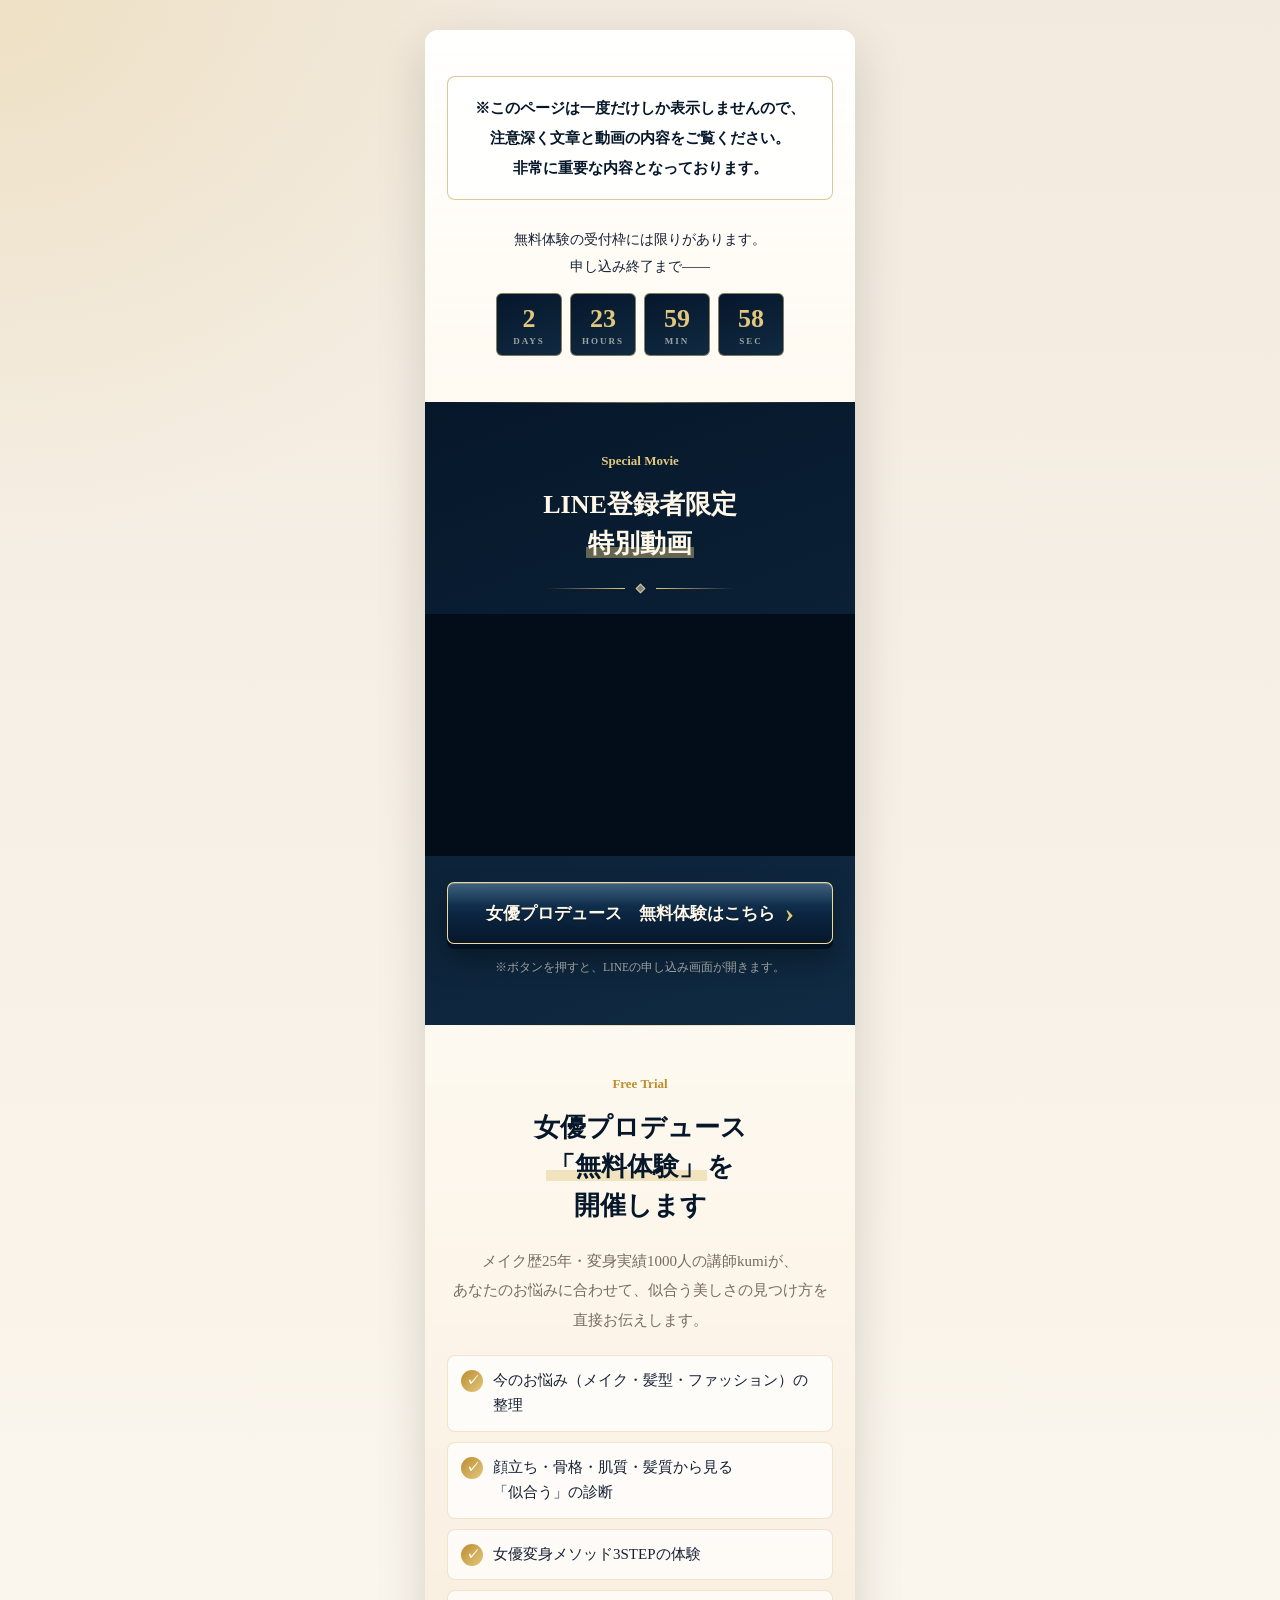
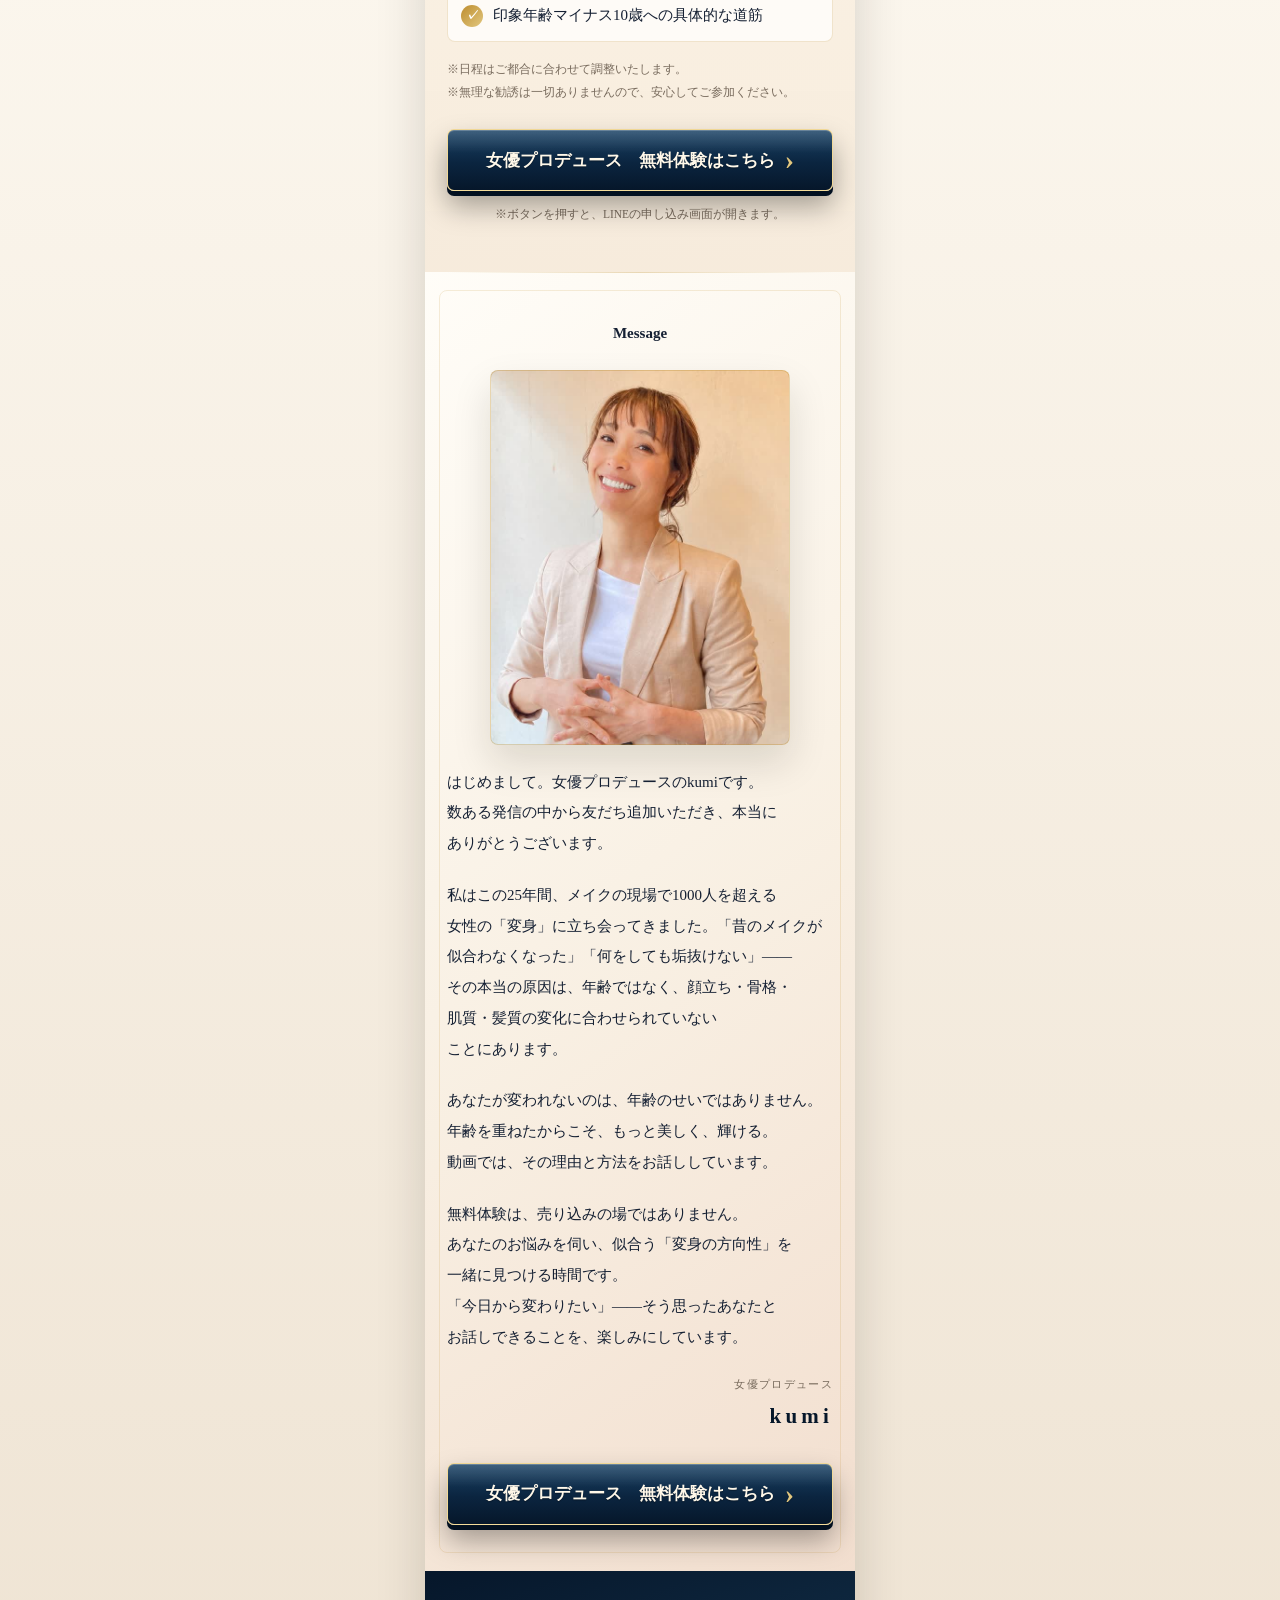
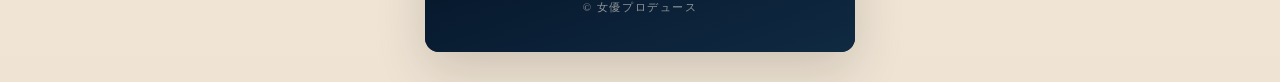
<file: taiken.html>
<!doctype html>
<html lang="ja">
<head>
  <meta charset="utf-8">
  <meta name="viewport" content="width=device-width, initial-scale=1">
  <meta name="robots" content="noindex">
  <title>無料体験のご案内｜40代からの女優プロデュース</title>
  <style>
    :root {
      --ivory: #fffaf1;
      --pearl: #f8efe2;
      --paper: #fffdf8;
      --navy: #06172a;
      --navy-soft: #102b43;
      --gold: #bd8d2e;
      --gold-light: #e2c77f;
      --rose: #c78c78;
      --ink: #152033;
      --muted: #786b5d;
      --line: rgba(189, 141, 46, 0.32);
      --shadow: 0 18px 50px rgba(27, 20, 11, 0.16);
      --kumi: url("[data-uri]");
    }
    * { box-sizing: border-box; }
    body {
      margin: 0;
      color: var(--ink);
      background:
        radial-gradient(circle at top left, rgba(226, 199, 127, 0.28), transparent 34rem),
        linear-gradient(180deg, #f2eadf 0%, #fbf6ed 48%, #efe4d4 100%);
      font-family: "Hiragino Mincho ProN", "Yu Mincho", YuMincho, "Noto Serif JP", serif;
      line-height: 1.95;
      word-break: keep-all;
      overflow-wrap: normal;
      -webkit-font-smoothing: antialiased;
      text-rendering: optimizeLegibility;
    }
    img { display: block; max-width: 100%; }
    a { color: inherit; }

    .site {
      width: 100%;
      max-width: 430px;
      margin: 0 auto;
      background: var(--paper);
      box-shadow: var(--shadow);
      overflow: hidden;
      position: relative;
    }
    @media (min-width: 720px) {
      .site { margin: 30px auto; border-radius: 14px; }
    }

    .section { position: relative; padding: 46px 22px; isolation: isolate; }
    .section::before {
      content: "";
      position: absolute;
      inset: 0 22px auto;
      height: 1px;
      background: linear-gradient(90deg, transparent, var(--line), transparent);
    }
    .section:first-of-type::before { display: none; }
    .section--white {
      background:
        linear-gradient(180deg, rgba(255, 255, 255, 0.84), rgba(255, 250, 241, 0.94)),
        var(--paper);
    }
    .section--pearl {
      background:
        linear-gradient(180deg, rgba(255, 250, 241, 0.92), rgba(246, 235, 219, 0.95)),
        var(--pearl);
    }
    .section--navy {
      color: #fff8e9;
      background:
        linear-gradient(160deg, rgba(6, 23, 42, 0.98), rgba(16, 43, 67, 0.98)),
        var(--navy);
    }
    .section--navy::before {
      background: linear-gradient(90deg, transparent, rgba(226, 199, 127, 0.48), transparent);
    }
    .section--profile {
      color: var(--navy);
      background:
        linear-gradient(145deg, rgba(255, 253, 248, 0.97), rgba(248, 239, 226, 0.94) 52%, rgba(241, 220, 204, 0.92)),
        var(--ivory);
    }
    .section--profile::after {
      content: "";
      position: absolute;
      inset: 18px 14px 18px;
      z-index: 0;
      border: 1px solid rgba(189, 141, 46, 0.16);
      border-radius: 8px;
      pointer-events: none;
    }
    .section--profile > * { position: relative; z-index: 1; }

    .eyebrow {
      margin: 0 0 12px;
      color: var(--gold);
      font-size: 13px;
      font-weight: 700;
      text-align: center;
    }
    .section--navy .eyebrow { color: var(--gold-light); }
    .title {
      margin: 0 auto 22px;
      color: var(--navy);
      font-size: 26px;
      font-weight: 700;
      line-height: 1.5;
      text-align: center;
    }
    .section--navy .title { color: #fff8e9; }
    .line { display: block; }
    .phrase { display: inline-block; }
    .accent { color: var(--gold); font-weight: 700; }
    .section--navy .accent { color: var(--gold-light); }
    .marker {
      padding: 0 0.08em;
      background: linear-gradient(transparent 62%, rgba(226, 199, 127, 0.42) 0);
      font-weight: 700;
    }
    .ornament {
      display: flex;
      align-items: center;
      justify-content: center;
      gap: 12px;
      margin: 0 auto 22px;
      color: var(--gold);
    }
    .ornament::before,
    .ornament::after {
      content: "";
      width: 78px;
      height: 1px;
      background: linear-gradient(90deg, transparent, currentColor);
    }
    .ornament::after { background: linear-gradient(90deg, currentColor, transparent); }
    .ornament span {
      width: 7px;
      height: 7px;
      border: 1px solid currentColor;
      transform: rotate(45deg);
      background: rgba(255, 255, 255, 0.45);
    }
    .section--navy .ornament { color: var(--gold-light); }
    .lead {
      margin: 0 auto;
      color: var(--muted);
      font-size: 15px;
      text-align: center;
    }

    /* 注意書き */
    .notice {
      margin: 0;
      padding: 16px 16px;
      border: 1px solid rgba(189, 141, 46, 0.5);
      border-radius: 8px;
      background: rgba(255, 255, 255, 0.78);
      color: var(--navy);
      font-size: 15px;
      font-weight: 700;
      line-height: 2;
      text-align: center;
    }

    /* カウントダウン */
    .limit { margin: 26px 0 0; text-align: center; }
    .limit p {
      margin: 0 0 12px;
      color: var(--ink);
      font-size: 14px;
    }
    .timer { display: flex; justify-content: center; gap: 8px; }
    .timer b {
      display: block;
      min-width: 66px;
      padding: 11px 6px 8px;
      border: 1px solid rgba(226, 199, 127, 0.55);
      border-radius: 6px;
      color: var(--gold-light);
      background:
        linear-gradient(160deg, rgba(6, 23, 42, 0.98), rgba(16, 43, 67, 0.98)),
        var(--navy);
      font-size: 26px;
      font-weight: 700;
      font-variant-numeric: tabular-nums;
      line-height: 1.1;
    }
    .timer b small {
      display: block;
      margin-top: 4px;
      color: rgba(255, 248, 233, 0.6);
      font-size: 9px;
      font-weight: 700;
      letter-spacing: 0.22em;
    }

    /* 動画 */
    .video {
      position: relative;
      aspect-ratio: 16 / 9;
      margin: 0 -22px;
      background: #020d19;
      overflow: hidden;
    }
    .video iframe,
    .video video {
      position: absolute;
      inset: 0;
      width: 100%;
      height: 100%;
      border: 0;
      display: block;
      background: #020d19;
    }
    .video-wait {
      position: absolute;
      inset: 0;
      display: grid;
      place-items: center;
    }
    .video-wait i {
      display: block;
      width: 56px;
      height: 56px;
      margin: 0 auto 12px;
      border: 1px solid rgba(226, 199, 127, 0.8);
      border-radius: 50%;
      background:
        radial-gradient(circle at 50% 50%, rgba(226, 199, 127, 0.24) 0 30%, transparent 31%);
    }
    .video-wait p {
      margin: 0;
      color: rgba(255, 248, 233, 0.66);
      font-size: 11px;
      font-weight: 700;
      letter-spacing: 0.32em;
      text-align: center;
    }

    /* チェックリスト */
    .check-list {
      display: grid;
      gap: 10px;
      margin: 0;
      padding: 0;
      list-style: none;
    }
    .check-list li {
      display: flex;
      align-items: flex-start;
      gap: 10px;
      min-height: 44px;
      padding: 12px 13px;
      border: 1px solid rgba(189, 141, 46, 0.22);
      border-radius: 8px;
      background: rgba(255, 255, 255, 0.72);
      color: var(--ink);
      font-size: 15px;
      line-height: 1.7;
    }
    .check-list li::before {
      content: "✓";
      flex: 0 0 22px;
      width: 22px;
      height: 22px;
      margin-top: 2px;
      border-radius: 50%;
      color: #fff;
      background: linear-gradient(135deg, var(--gold), var(--gold-light));
      font-size: 13px;
      font-weight: 700;
      line-height: 22px;
      text-align: center;
    }
    .small-note {
      margin: 16px 0 0;
      color: var(--muted);
      font-size: 12px;
      line-height: 1.9;
    }

    /* CTA（本LPと同じ紺の3Dボタン＋自動シャイン） */
    .cta-wrap { margin: 26px 0 0; text-align: center; }
    .cta-button {
      position: relative;
      display: inline-flex;
      align-items: center;
      justify-content: center;
      gap: 10px;
      width: 100%;
      min-height: 62px;
      padding: 15px 20px;
      border: 1px solid rgba(255, 228, 157, 0.94);
      border-radius: 7px;
      color: #fff8e9;
      background:
        linear-gradient(180deg, rgba(255, 255, 255, 0.16), transparent 38%),
        linear-gradient(180deg, #1b4366 0%, #0b2540 54%, #06172a 100%);
      box-shadow:
        0 5px 0 #021020,
        0 15px 28px rgba(0, 0, 0, 0.34),
        inset 0 1px 0 rgba(255, 255, 255, 0.22);
      font-size: 17px;
      font-weight: 700;
      line-height: 1.5;
      text-align: center;
      text-decoration: none;
      text-shadow: 0 1px 1px rgba(0, 0, 0, 0.32);
      overflow: hidden;
      transform: translateY(0);
      transition: transform 0.16s ease, box-shadow 0.16s ease, filter 0.16s ease;
    }
    .cta-button::before {
      content: "";
      position: absolute;
      inset: 0;
      background:
        linear-gradient(120deg, transparent 0 26%, rgba(255, 255, 255, 0.26) 42%, transparent 58% 100%);
      transform: translateX(-120%);
      animation: cta-shine 3.6s ease-in-out infinite;
      pointer-events: none;
    }
    @keyframes cta-shine {
      0% { transform: translateX(-120%); }
      46% { transform: translateX(120%); }
      100% { transform: translateX(120%); }
    }
    @media (prefers-reduced-motion: reduce) {
      .cta-button::before { animation: none; }
    }
    .cta-button:hover {
      filter: brightness(1.06);
      transform: translateY(-2px);
      box-shadow:
        0 7px 0 #021020,
        0 18px 32px rgba(0, 0, 0, 0.38),
        inset 0 1px 0 rgba(255, 255, 255, 0.26);
    }
    .cta-button:active {
      transform: translateY(4px);
      box-shadow:
        0 1px 0 #021020,
        0 8px 18px rgba(0, 0, 0, 0.28),
        inset 0 2px 8px rgba(0, 0, 0, 0.24);
    }
    .cta-button span { position: relative; z-index: 1; display: inline-block; }
    .cta-button::after {
      content: "›";
      position: relative;
      z-index: 1;
      color: var(--gold-light);
      font-size: 28px;
      line-height: 1;
    }
    .cta-note {
      margin: 12px 0 0;
      color: var(--muted);
      font-size: 11.5px;
      text-align: center;
    }
    .section--navy .cta-note { color: rgba(255, 248, 233, 0.66); }

    /* Message */
    .msg-photo {
      width: min(78%, 300px);
      margin: 0 auto 22px;
      aspect-ratio: 4 / 5;
      border: 1px solid rgba(189, 141, 46, 0.34);
      border-radius: 8px;
      background: var(--kumi) center 20% / cover no-repeat;
      box-shadow: 0 18px 38px rgba(27, 20, 11, 0.13);
    }
    .msg p {
      margin: 0 0 1.4em;
      color: var(--ink);
      font-size: 15px;
      line-height: 2.05;
    }
    .msg p:last-of-type { margin-bottom: 0; }
    .sign { margin-top: 22px; text-align: right; }
    .sign span {
      display: block;
      color: var(--muted);
      font-size: 11px;
      letter-spacing: 0.12em;
    }
    .sign b {
      color: var(--navy);
      font-size: 21px;
      font-weight: 700;
      letter-spacing: 0.2em;
    }

    .ft {
      padding: 26px 22px 34px;
      color: rgba(255, 248, 233, 0.55);
      background:
        linear-gradient(160deg, rgba(6, 23, 42, 0.98), rgba(16, 43, 67, 0.98)),
        var(--navy);
      font-size: 11px;
      letter-spacing: 0.14em;
      text-align: center;
    }

    @media (max-width: 370px) {
      .section { padding: 40px 18px; }
      .title { font-size: 24px; }
      .video { margin: 0 -18px; }
    }
  </style>
  <!-- Meta Pixel Code（本LPと同一ID） -->
  <script>
  !function(f,b,e,v,n,t,s)
  {if(f.fbq)return;n=f.fbq=function(){n.callMethod?
  n.callMethod.apply(n,arguments):n.queue.push(arguments)};
  if(!f._fbq)f._fbq=n;n.push=n;n.loaded=!0;n.version='2.0';
  n.queue=[];t=b.createElement(e);t.async=!0;
  t.src=v;s=b.getElementsByTagName(e)[0];
  s.parentNode.insertBefore(t,s)}(window, document,'script',
  'https://connect.facebook.net/en_US/fbevents.js');
  fbq('init', '1039091312286827');
  fbq('track', 'PageView');
  </script>
  <noscript><img height="1" width="1" style="display:none"
  src="https://www.facebook.com/tr?id=1039091312286827&amp;ev=PageView&amp;noscript=1"
  /></noscript>
  <!-- End Meta Pixel Code -->
</head>
<body>
  <main class="site">

    <!-- ① 導入 -->
    <section class="section section--white">
      <p class="notice">
        <span class="phrase">※このページは</span><span class="phrase">一度だけしか</span><span class="phrase">表示しませんので、</span><span class="phrase">注意深く</span><span class="phrase">文章と動画の内容を</span><span class="phrase">ご覧ください。</span>
        <span class="line"><span class="phrase">非常に重要な内容と</span><span class="phrase">なっております。</span></span>
      </p>
      <div class="limit">
        <p><span class="phrase">無料体験の受付枠には</span><span class="phrase">限りがあります。</span><span class="phrase">申し込み終了まで——</span></p>
        <div class="timer" aria-hidden="true">
          <b><span id="t-d">-</span><small>DAYS</small></b>
          <b><span id="t-h">--</span><small>HOURS</small></b>
          <b><span id="t-m">--</span><small>MIN</small></b>
          <b><span id="t-s">--</span><small>SEC</small></b>
        </div>
      </div>
    </section>

    <!-- ② 特別動画 -->
    <section class="section section--navy">
      <p class="eyebrow">Special Movie</p>
      <h2 class="title">
        <span class="line">LINE登録者限定</span>
        <span class="line"><span class="marker">特別動画</span></span>
      </h2>
      <div class="ornament" aria-hidden="true"><span></span></div>
      <div class="video" id="lecture-video">
        <iframe src="https://www.youtube-nocookie.com/embed/tE81Eb-1U3g?rel=0&amp;playsinline=1"
          title="LINE登録者限定 特別動画"
          allow="accelerometer; autoplay; clipboard-write; encrypted-media; gyroscope; picture-in-picture; web-share"
          allowfullscreen referrerpolicy="strict-origin-when-cross-origin" loading="lazy"></iframe>
      </div>
      <div class="cta-wrap">
        <a class="cta-button" href="https://liff.line.me/2010490793-H7SX569v?liff_id=2010490793-H7SX569v&amp;is=1zhLXeyoVD">
          <span>
            <span class="line"><span class="phrase">女優プロデュース</span>　<span class="phrase">無料体験はこちら</span></span>
          </span>
        </a>
        <p class="cta-note">※ボタンを押すと、LINEの申し込み画面が開きます。</p>
      </div>
    </section>

    <!-- ③ 無料体験の案内 -->
    <section class="section section--pearl">
      <p class="eyebrow">Free Trial</p>
      <h2 class="title">
        <span class="line">女優プロデュース</span>
        <span class="line"><span class="marker">「無料体験」</span>を</span>
        <span class="line">開催します</span>
      </h2>
      <p class="lead">
        <span class="line"><span class="phrase">メイク歴25年・</span><span class="phrase">変身実績1000人の</span><span class="phrase">講師kumiが、</span></span>
        <span class="line"><span class="phrase">あなたのお悩みに</span><span class="phrase">合わせて、</span><span class="phrase">似合う美しさの</span><span class="phrase">見つけ方を</span></span>
        <span class="line"><span class="phrase">直接お伝えします。</span></span>
      </p>
      <div style="height:20px"></div>
      <ul class="check-list">
        <li><span><span class="phrase">今のお悩み</span><span class="phrase">（メイク・髪型・</span><span class="phrase">ファッション）の</span><span class="phrase">整理</span></span></li>
        <li><span><span class="phrase">顔立ち・骨格・</span><span class="phrase">肌質・髪質から見る</span><span class="phrase">「似合う」の診断</span></span></li>
        <li><span><span class="phrase">女優変身メソッド</span><span class="phrase">3STEPの体験</span></span></li>
        <li><span><span class="phrase">印象年齢</span><span class="phrase">マイナス10歳への</span><span class="phrase">具体的な道筋</span></span></li>
      </ul>
      <p class="small-note">※日程はご都合に合わせて調整いたします。<br>※無理な勧誘は一切ありませんので、安心してご参加ください。</p>
      <div class="cta-wrap">
        <a class="cta-button" href="https://liff.line.me/2010490793-H7SX569v?liff_id=2010490793-H7SX569v&amp;is=1zhLXeyoVD">
          <span>
            <span class="line"><span class="phrase">女優プロデュース</span>　<span class="phrase">無料体験はこちら</span></span>
          </span>
        </a>
        <p class="cta-note">※ボタンを押すと、LINEの申し込み画面が開きます。</p>
      </div>
    </section>

    <!-- ④ Message -->
    <section class="section section--profile msg">
      <p class="eyebrow">Message</p>
      <figure class="msg-photo" role="img" aria-label="女優プロデュース 講師 kumi"></figure>
      <p>
        <span class="phrase">はじめまして。</span><span class="phrase">女優プロデュースの</span><span class="phrase">kumiです。</span><br>
        <span class="phrase">数ある発信の中から</span><span class="phrase">友だち追加いただき、</span><span class="phrase">本当に</span><span class="phrase">ありがとうございます。</span>
      </p>
      <p>
        <span class="phrase">私はこの25年間、</span><span class="phrase">メイクの現場で</span><span class="phrase">1000人を超える</span><span class="phrase">女性の「変身」に</span><span class="phrase">立ち会ってきました。</span><span class="phrase">「昔のメイクが</span><span class="phrase">似合わなくなった」</span><span class="phrase">「何をしても</span><span class="phrase">垢抜けない」——</span><span class="phrase">その本当の原因は、</span><span class="phrase">年齢ではなく、</span><span class="phrase">顔立ち・骨格・</span><span class="phrase">肌質・髪質の</span><span class="phrase">変化に</span><span class="phrase">合わせられていない</span><span class="phrase">ことにあります。</span>
      </p>
      <p>
        <span class="phrase">あなたが</span><span class="phrase">変われないのは、</span><span class="phrase">年齢のせいでは</span><span class="phrase">ありません。</span><span class="phrase">年齢を</span><span class="phrase">重ねたからこそ、</span><span class="phrase">もっと美しく、</span><span class="phrase">輝ける。</span><span class="phrase">動画では、</span><span class="phrase">その理由と方法を</span><span class="phrase">お話ししています。</span>
      </p>
      <p>
        <span class="phrase">無料体験は、</span><span class="phrase">売り込みの場では</span><span class="phrase">ありません。</span><span class="phrase">あなたのお悩みを</span><span class="phrase">伺い、</span><span class="phrase">似合う</span><span class="phrase">「変身の方向性」を</span><span class="phrase">一緒に見つける</span><span class="phrase">時間です。</span><br>
        <span class="phrase">「今日から</span><span class="phrase">変わりたい」——</span><span class="phrase">そう思った</span><span class="phrase">あなたと</span><span class="phrase">お話しできることを、</span><span class="phrase">楽しみに</span><span class="phrase">しています。</span>
      </p>
      <div class="sign"><span>女優プロデュース</span><b>kumi</b></div>
      <div class="cta-wrap">
        <a class="cta-button" href="https://liff.line.me/2010490793-H7SX569v?liff_id=2010490793-H7SX569v&amp;is=1zhLXeyoVD">
          <span>
            <span class="line"><span class="phrase">女優プロデュース</span>　<span class="phrase">無料体験はこちら</span></span>
          </span>
        </a>
      </div>
    </section>

    <footer class="ft">&copy; 女優プロデュース</footer>
  </main>

  <script>
    /* 申し込みクリックをMetaピクセルのLeadとして送信 */
    document.addEventListener("click", function (e) {
      var a = e.target.closest && e.target.closest('a[href*="line.me"],a[href*="lin.ee"]');
      if (a && typeof fbq === "function") {
        fbq("track", "Lead", { content_name: "JOYU_PRODUCE_TAIKEN_CTA" });
      }
    }, true);

    /* 72時間（残り3日）のカウントダウン。訪問者ごと、期限切れで再セット */
    (function () {
      var KEY = "joyu_taiken_deadline_v1", span = 72 * 60 * 60 * 1000, dl;
      try { dl = parseInt(localStorage.getItem(KEY), 10); } catch (e) {}
      if (!dl || isNaN(dl) || dl < Date.now()) {
        dl = Date.now() + span;
        try { localStorage.setItem(KEY, String(dl)); } catch (e) {}
      }
      var d = document.getElementById("t-d"), h = document.getElementById("t-h"),
          m = document.getElementById("t-m"), s = document.getElementById("t-s");
      function pad(n) { return (n < 10 ? "0" : "") + n; }
      function tick() {
        var r = Math.max(0, dl - Date.now());
        d.textContent = Math.floor(r / 86400000);
        h.textContent = pad(Math.floor(r % 86400000 / 3600000));
        m.textContent = pad(Math.floor(r % 3600000 / 60000));
        s.textContent = pad(Math.floor(r % 60000 / 1000));
      }
      tick(); setInterval(tick, 1000);
    })();
  </script>

</body>
</html>
</file>
